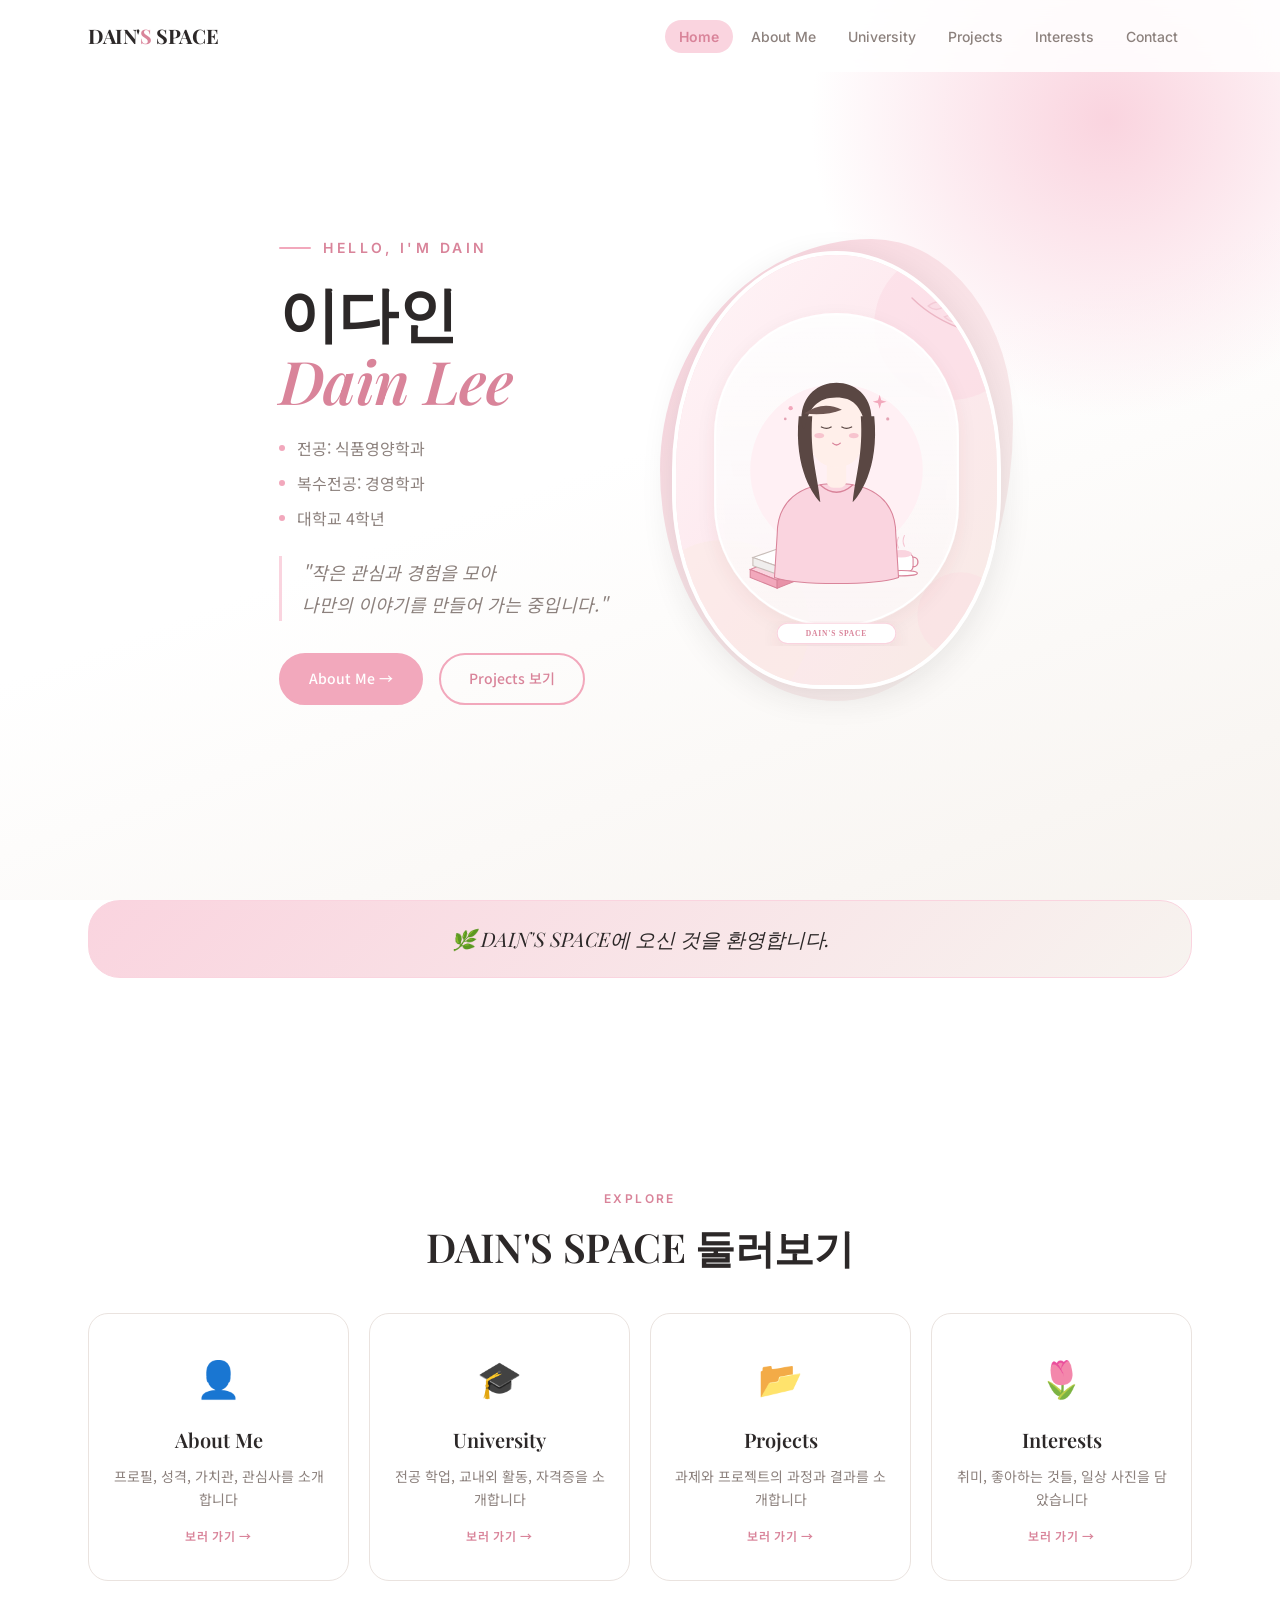
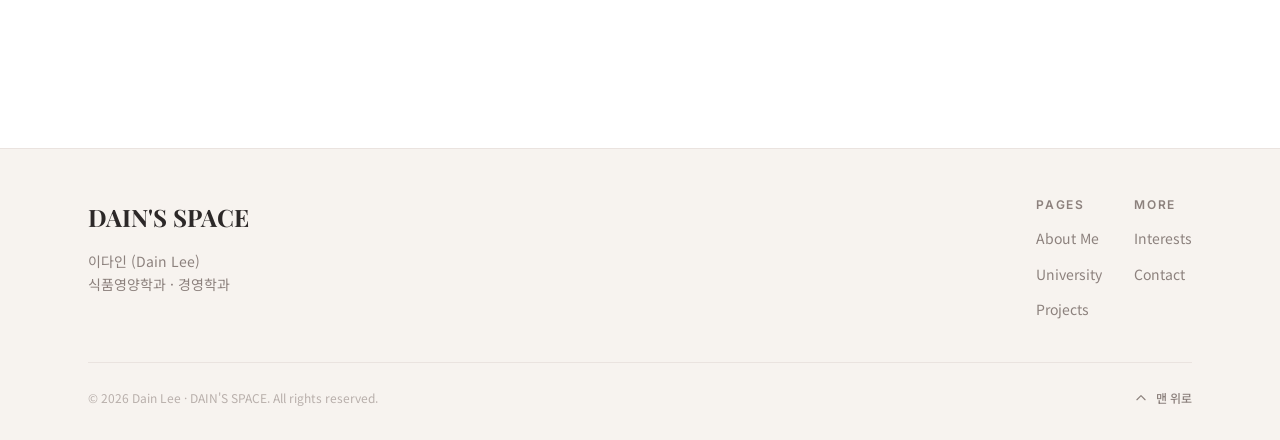
<file: dain-space/index.html>
<!DOCTYPE html>
<html lang="ko">

<head>
  <meta charset="UTF-8">
  <meta name="viewport" content="width=device-width, initial-scale=1.0">
  <title>DAIN'S SPACE — 이다인의 포트폴리오</title>
  <meta name="description" content="식품영양학과와 경영학과를 공부하는 대학생 이다인의 개인 포트폴리오 웹사이트입니다. 학업, 프로젝트, 일상과 관심사를 소개합니다.">
  <meta name="keywords" content="이다인, Dain Lee, 포트폴리오, 식품영양학과, 경영학과, DAIN'S SPACE">
  <meta property="og:title" content="DAIN'S SPACE — 이다인의 포트폴리오">
  <meta property="og:description" content="식품영양학과와 경영학과를 공부하는 대학생 이다인의 포트폴리오">
  <meta property="og:type" content="website">
  <link rel="stylesheet" href="css/style.css">
  <link rel="stylesheet" href="css/components.css">
  <link rel="stylesheet" href="css/responsive.css">
</head>

<body>

  <!-- ── Navigation ── -->
  <header>
    <nav class="nav" role="navigation" aria-label="주 메뉴">
      <div class="nav-inner">
        <a href="index.html" class="nav-logo" aria-label="DAIN'S SPACE 홈으로 이동">DAIN'<span>S</span> SPACE</a>
        <ul class="nav-links" role="list">
          <li><a href="index.html" class="nav-link" aria-current="page">Home</a></li>
          <li><a href="about.html" class="nav-link">About Me</a></li>
          <li><a href="university.html" class="nav-link">University</a></li>
          <li><a href="projects.html" class="nav-link">Projects</a></li>
          <li><a href="interests.html" class="nav-link">Interests</a></li>
          <li><a href="contact.html" class="nav-link">Contact</a></li>
        </ul>
        <button class="nav-toggle" id="nav-toggle" aria-label="메뉴 열기" aria-expanded="false" aria-controls="nav-mobile">
          <span></span><span></span><span></span>
        </button>
      </div>
    </nav>
    <!-- Mobile Menu -->
    <nav id="nav-mobile" class="nav-mobile" aria-label="모바일 메뉴" aria-hidden="true">
      <a href="index.html" class="nav-link">Home</a>
      <a href="about.html" class="nav-link">About Me</a>
      <a href="university.html" class="nav-link">University</a>
      <a href="projects.html" class="nav-link">Projects</a>
      <a href="interests.html" class="nav-link">Interests</a>
      <a href="contact.html" class="nav-link">Contact</a>
    </nav>
  </header>

  <main>

    <!-- ── Hero ── -->
    <section class="hero" aria-labelledby="hero-heading">
      <div class="container">
        <div class="hero-inner">

          <!-- 텍스트 -->
          <div class="hero-content">
            <p class="hero-greeting fade-in">Hello, I'm Dain</p>
            <h1 class="hero-name fade-in fade-in-delay-1" id="hero-heading">
              이다인<br><em>Dain Lee</em>
            </h1>
            <div class="hero-meta fade-in fade-in-delay-2" aria-label="기본 정보">
              <div class="hero-meta-item">
                <span class="meta-dot" aria-hidden="true"></span>
                <span>전공: 식품영양학과</span>
              </div>
              <div class="hero-meta-item">
                <span class="meta-dot" aria-hidden="true"></span>
                <span>복수전공: 경영학과</span>
              </div>
              <div class="hero-meta-item">
                <span class="meta-dot" aria-hidden="true"></span>
                <span>대학교 4학년</span>
              </div>
            </div>
            <p class="hero-quote fade-in fade-in-delay-3">
              "작은 관심과 경험을 모아<br>나만의 이야기를 만들어 가는 중입니다."
            </p>
            <div class="hero-actions fade-in fade-in-delay-4">
              <a href="about.html" class="btn btn-primary">About Me →</a>
              <a href="projects.html" class="btn btn-outline">Projects 보기</a>
            </div>
          </div>

          <!-- 일러스트 -->
          <div class="hero-visual fade-in fade-in-delay-2">
            <div class="hero-illustration-frame">
              <div class="hero-illustration-bg"></div>
              <img src="assets/images/profile/profile-illustration.svg" alt="이다인 프로필 일러스트" class="hero-illustration-img"
                width="420" height="560">
            </div>
          </div>

        </div>
      </div>
    </section>

    <!-- ── Welcome Banner ── -->
    <div class="container">
      <div class="welcome-banner fade-in">
        <p>🌿 DAIN'S SPACE에 오신 것을 환영합니다.</p>
      </div>
    </div>

    <!-- ── Summary Cards ── -->
    <section class="section" aria-labelledby="summary-heading">
      <div class="container">
        <div style="text-align:center;margin-bottom:var(--space-10);" class="fade-in">
          <span class="section-label">Explore</span>
          <h2 class="section-title" id="summary-heading">DAIN'S SPACE 둘러보기</h2>
        </div>

        <div class="summary-cards">

          <a href="about.html" class="summary-card fade-in fade-in-delay-1" id="card-about">
            <span class="summary-card-icon" aria-hidden="true">👤</span>
            <div class="summary-card-title">About Me</div>
            <p class="summary-card-desc">프로필, 성격, 가치관, 관심사를 소개합니다</p>
            <div class="summary-card-arrow" aria-hidden="true">보러 가기 →</div>
          </a>

          <a href="university.html" class="summary-card fade-in fade-in-delay-2" id="card-university">
            <span class="summary-card-icon" aria-hidden="true">🎓</span>
            <div class="summary-card-title">University</div>
            <p class="summary-card-desc">전공 학업, 교내외 활동, 자격증을 소개합니다</p>
            <div class="summary-card-arrow" aria-hidden="true">보러 가기 →</div>
          </a>

          <a href="projects.html" class="summary-card fade-in fade-in-delay-3" id="card-projects">
            <span class="summary-card-icon" aria-hidden="true">📂</span>
            <div class="summary-card-title">Projects</div>
            <p class="summary-card-desc">과제와 프로젝트의 과정과 결과를 소개합니다</p>
            <div class="summary-card-arrow" aria-hidden="true">보러 가기 →</div>
          </a>

          <a href="interests.html" class="summary-card fade-in fade-in-delay-4" id="card-interests">
            <span class="summary-card-icon" aria-hidden="true">🌷</span>
            <div class="summary-card-title">Interests</div>
            <p class="summary-card-desc">취미, 좋아하는 것들, 일상 사진을 담았습니다</p>
            <div class="summary-card-arrow" aria-hidden="true">보러 가기 →</div>
          </a>

        </div>
      </div>
    </section>

  </main>

  <!-- ── Footer ── -->
  <footer class="footer">
    <div class="container">
      <div class="footer-inner">
        <div class="footer-brand">
          <div class="footer-logo">DAIN'S SPACE</div>
          <p>이다인 (Dain Lee)<br>식품영양학과 · 경영학과</p>
        </div>
        <nav class="footer-nav" aria-label="푸터 메뉴">
          <div class="footer-nav-group">
            <h4>Pages</h4>
            <ul>
              <li><a href="about.html">About Me</a></li>
              <li><a href="university.html">University</a></li>
              <li><a href="projects.html">Projects</a></li>
            </ul>
          </div>
          <div class="footer-nav-group">
            <h4>More</h4>
            <ul>
              <li><a href="interests.html">Interests</a></li>
              <li><a href="contact.html">Contact</a></li>
            </ul>
          </div>
        </nav>
      </div>
      <div class="footer-bottom">
        <p class="footer-copy">© 2026 Dain Lee · DAIN'S SPACE. All rights reserved.</p>
        <button class="footer-back-top" aria-label="페이지 상단으로 이동">
          <svg xmlns="http://www.w3.org/2000/svg" fill="none" viewBox="0 0 24 24" stroke="currentColor" stroke-width="2"
            aria-hidden="true">
            <path stroke-linecap="round" stroke-linejoin="round" d="M5 15l7-7 7 7" />
          </svg>
          맨 위로
        </button>
      </div>
    </div>
  </footer>

  <script src="js/main.js"></script>
</body>

</html>
</file>
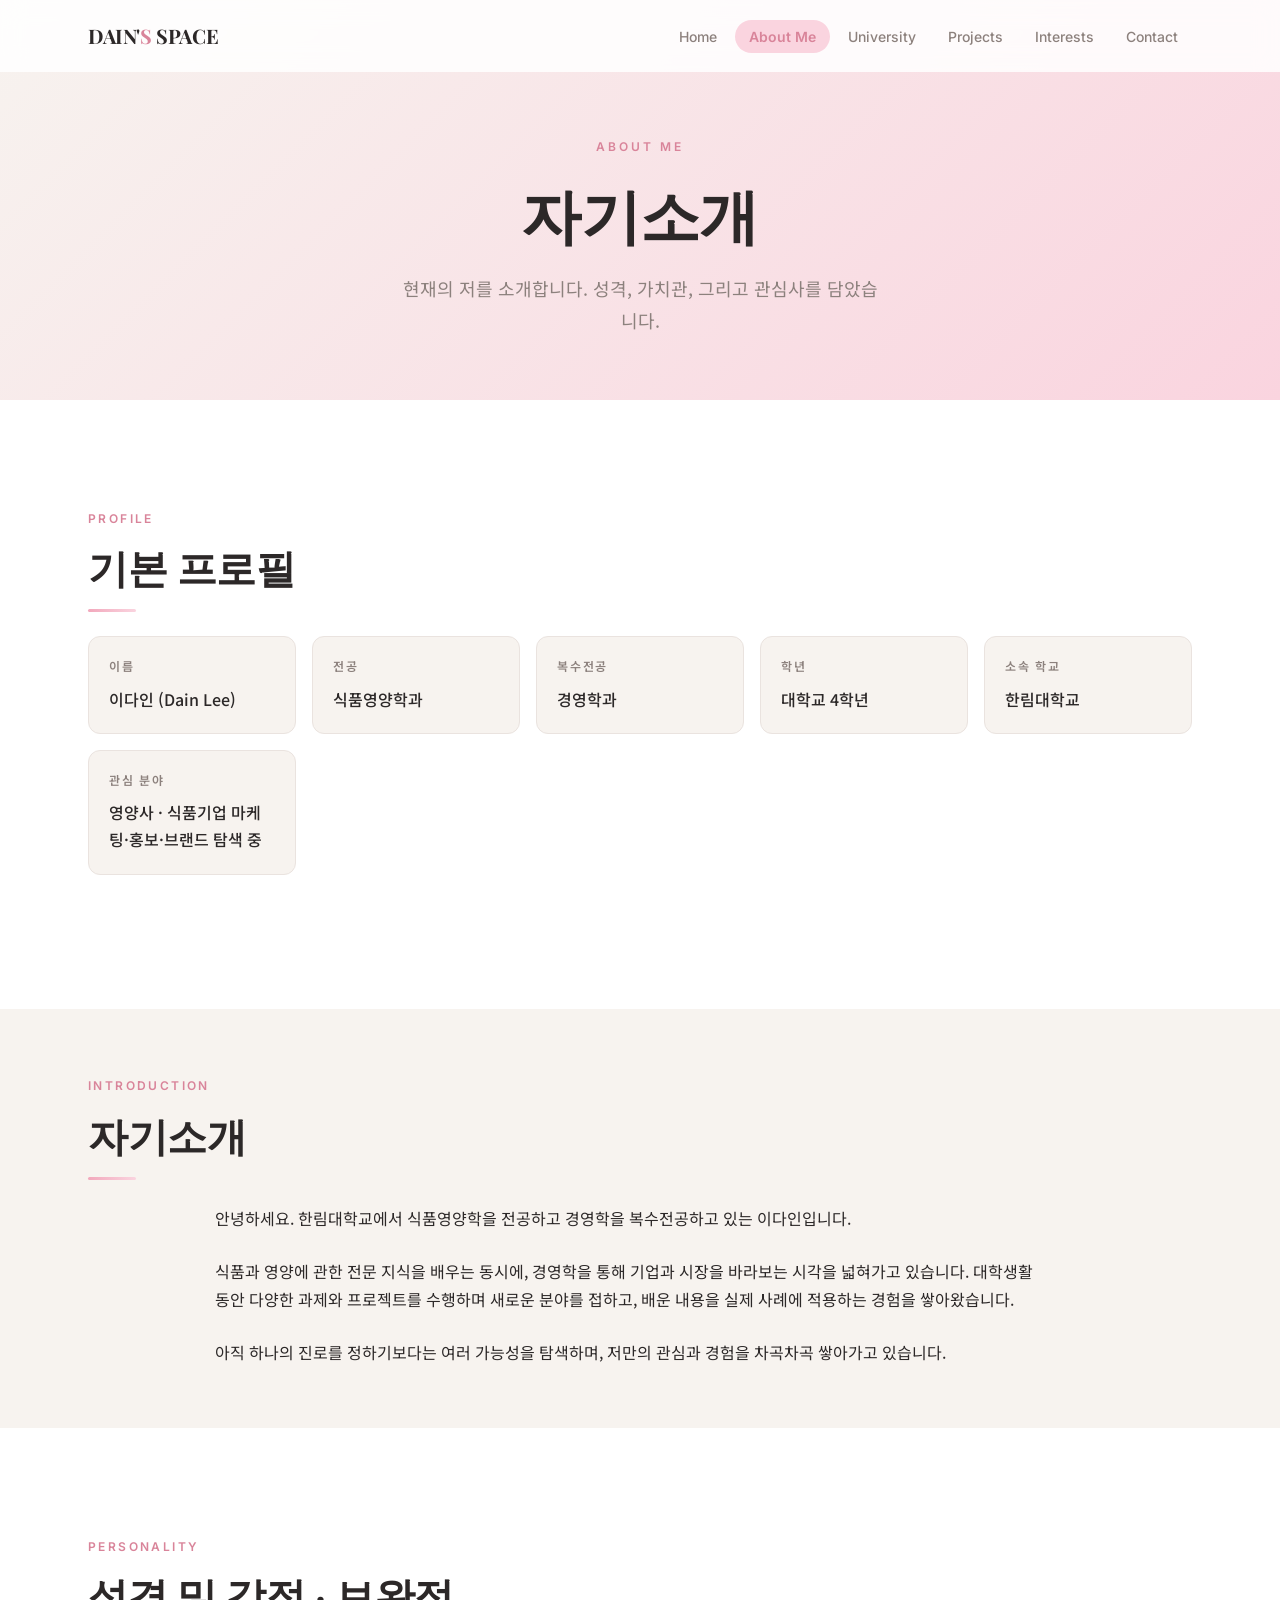
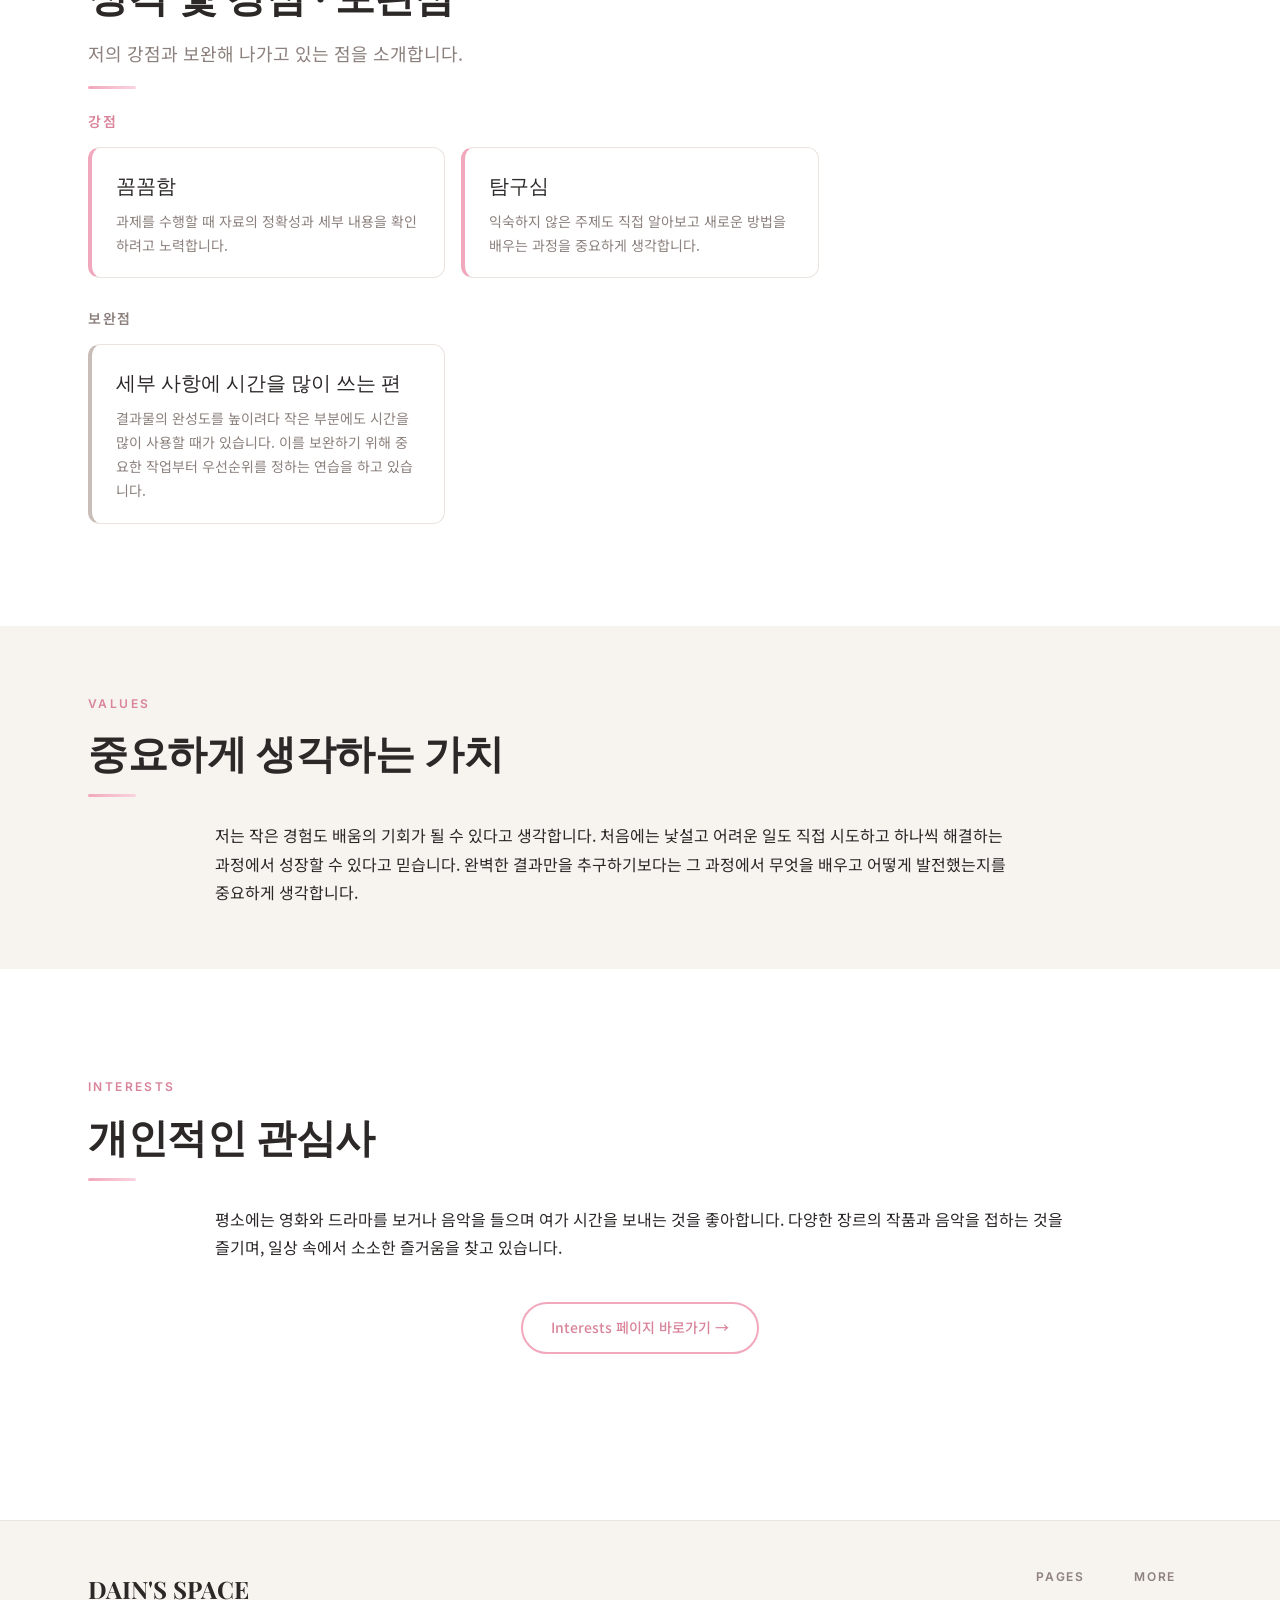
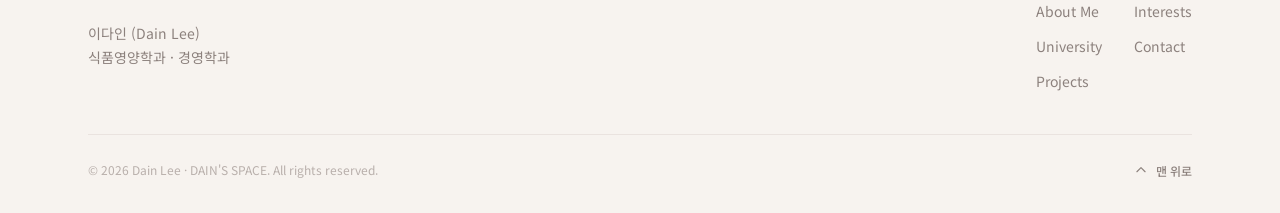
<file: dain-space/about.html>
<!DOCTYPE html>
<html lang="ko">

<head>
  <meta charset="UTF-8">
  <meta name="viewport" content="width=device-width, initial-scale=1.0">
  <title>About Me — DAIN'S SPACE</title>
  <meta name="description" content="이다인의 자기소개, 성격과 강점, 가치관, 관심사를 소개합니다.">
  <meta property="og:title" content="About Me — DAIN'S SPACE">
  <meta property="og:description" content="이다인의 프로필과 자기소개 페이지입니다.">
  <meta property="og:type" content="website">
  <link rel="stylesheet" href="css/style.css">
  <link rel="stylesheet" href="css/components.css">
  <link rel="stylesheet" href="css/responsive.css">
</head>

<body>

  <!-- ── Navigation ── -->
  <header>
    <nav class="nav" role="navigation" aria-label="주 메뉴">
      <div class="nav-inner">
        <a href="index.html" class="nav-logo" aria-label="DAIN'S SPACE 홈으로 이동">DAIN'<span>S</span> SPACE</a>

        <ul class="nav-links" role="list">
          <li><a href="index.html" class="nav-link">Home</a></li>
          <li><a href="about.html" class="nav-link active" aria-current="page">About Me</a></li>
          <li><a href="university.html" class="nav-link">University</a></li>
          <li><a href="projects.html" class="nav-link">Projects</a></li>
          <li><a href="interests.html" class="nav-link">Interests</a></li>
          <li><a href="contact.html" class="nav-link">Contact</a></li>
        </ul>

        <button class="nav-toggle" id="nav-toggle" aria-label="메뉴 열기" aria-expanded="false" aria-controls="nav-mobile">
          <span></span>
          <span></span>
          <span></span>
        </button>
      </div>
    </nav>

    <nav id="nav-mobile" class="nav-mobile" aria-label="모바일 메뉴" aria-hidden="true">
      <a href="index.html" class="nav-link">Home</a>
      <a href="about.html" class="nav-link active">About Me</a>
      <a href="university.html" class="nav-link">University</a>
      <a href="projects.html" class="nav-link">Projects</a>
      <a href="interests.html" class="nav-link">Interests</a>
      <a href="contact.html" class="nav-link">Contact</a>
    </nav>
  </header>

  <main>

    <!-- ── Page Hero ── -->
    <section class="page-hero" aria-labelledby="about-heading">
      <div class="container">
        <p class="page-hero-label fade-in">About Me</p>
        <h1 class="page-hero-title fade-in fade-in-delay-1" id="about-heading">자기소개</h1>
        <p class="page-hero-desc fade-in fade-in-delay-2">
          현재의 저를 소개합니다. 성격, 가치관, 그리고 관심사를 담았습니다.
        </p>
      </div>
    </section>

    <!-- ── 기본 프로필 ── -->
    <section class="section" aria-labelledby="profile-heading">
      <div class="container">
        <div class="fade-in">
          <span class="section-label">Profile</span>
          <h2 class="section-title" id="profile-heading">기본 프로필</h2>
          <div class="divider" aria-hidden="true"></div>
        </div>

        <div class="profile-info-grid fade-in fade-in-delay-1">
          <div class="profile-info-item">
            <div class="info-label">이름</div>
            <div class="info-value">이다인 (Dain Lee)</div>
          </div>

          <div class="profile-info-item">
            <div class="info-label">전공</div>
            <div class="info-value">식품영양학과</div>
          </div>

          <div class="profile-info-item">
            <div class="info-label">복수전공</div>
            <div class="info-value">경영학과</div>
          </div>

          <div class="profile-info-item">
            <div class="info-label">학년</div>
            <div class="info-value">대학교 4학년</div>
          </div>

          <div class="profile-info-item">
            <div class="info-label">소속 학교</div>
            <div class="info-value" id="profile-school">한림대학교</div>
          </div>

          <div class="profile-info-item">
            <div class="info-label">관심 분야</div>
            <div class="info-value">
              영양사 · 식품기업 마케팅·홍보·브랜드 탐색 중
            </div>
          </div>
        </div>
      </div>
    </section>

    <!-- ── 자기소개 ── -->
    <section class="section-sm" style="background:var(--color-secondary);" aria-labelledby="intro-heading">

      <div class="container">
        <div class="fade-in">
          <span class="section-label">Introduction</span>
          <h2 class="section-title" id="intro-heading">자기소개</h2>
          <div class="divider" aria-hidden="true"></div>
        </div>

        <div class="fade-in fade-in-delay-1">
          <div class="intro-content" id="profile-intro-text">
            <p>
              안녕하세요. 한림대학교에서 식품영양학을 전공하고
              경영학을 복수전공하고 있는 이다인입니다.
            </p>

            <p>
              식품과 영양에 관한 전문 지식을 배우는 동시에,
              경영학을 통해 기업과 시장을 바라보는 시각을 넓혀가고 있습니다.
              대학생활 동안 다양한 과제와 프로젝트를 수행하며 새로운 분야를 접하고,
              배운 내용을 실제 사례에 적용하는 경험을 쌓아왔습니다.
            </p>

            <p>
              아직 하나의 진로를 정하기보다는 여러 가능성을 탐색하며,
              저만의 관심과 경험을 차곡차곡 쌓아가고 있습니다.
            </p>
          </div>
        </div>
      </div>
    </section>

    <!-- ── 성격 및 강점·보완점 ── -->
    <section class="section" aria-labelledby="traits-heading">
      <div class="container">
        <div class="fade-in">
          <span class="section-label">Personality</span>
          <h2 class="section-title" id="traits-heading">성격 및 강점 · 보완점</h2>
          <p class="section-desc">저의 강점과 보완해 나가고 있는 점을 소개합니다.</p>
          <div class="divider" aria-hidden="true"></div>
        </div>

        <!-- 강점 -->
        <div style="margin-bottom:var(--space-8);">
          <h3 class="fade-in"
            style="font-family:var(--font-sans);font-size:var(--text-sm);font-weight:600;letter-spacing:0.12em;text-transform:uppercase;color:var(--color-primary-deep);margin-bottom:var(--space-4);">
            강점
          </h3>

          <div class="trait-grid">
            <div class="trait-card fade-in fade-in-delay-1">
              <div class="trait-keyword">꼼꼼함</div>
              <p class="trait-desc">
                과제를 수행할 때 자료의 정확성과 세부 내용을
                확인하려고 노력합니다.
              </p>
            </div>

            <div class="trait-card fade-in fade-in-delay-2">
              <div class="trait-keyword">탐구심</div>
              <p class="trait-desc">
                익숙하지 않은 주제도 직접 알아보고
                새로운 방법을 배우는 과정을 중요하게 생각합니다.
              </p>
            </div>
          </div>
        </div>

        <!-- 보완점 -->
        <div>
          <h3 class="fade-in"
            style="font-family:var(--font-sans);font-size:var(--text-sm);font-weight:600;letter-spacing:0.12em;text-transform:uppercase;color:var(--color-text-muted);margin-bottom:var(--space-4);">
            보완점
          </h3>

          <div class="trait-grid">
            <div class="trait-card fade-in fade-in-delay-1" style="border-left-color:var(--color-gray);">

              <div class="trait-keyword">
                세부 사항에 시간을 많이 쓰는 편
              </div>

              <p class="trait-desc">
                결과물의 완성도를 높이려다 작은 부분에도
                시간을 많이 사용할 때가 있습니다.
                이를 보완하기 위해 중요한 작업부터
                우선순위를 정하는 연습을 하고 있습니다.
              </p>
            </div>
          </div>
        </div>
      </div>
    </section>

    <!-- ── 중요하게 생각하는 가치 ── -->
    <section class="section-sm" style="background:var(--color-secondary);" aria-labelledby="values-heading">

      <div class="container">
        <div class="fade-in">
          <span class="section-label">Values</span>
          <h2 class="section-title" id="values-heading">중요하게 생각하는 가치</h2>
          <div class="divider" aria-hidden="true"></div>
        </div>

        <div class="fade-in fade-in-delay-1">
          <div class="intro-content">
            <p>
              저는 작은 경험도 배움의 기회가 될 수 있다고 생각합니다.
              처음에는 낯설고 어려운 일도 직접 시도하고
              하나씩 해결하는 과정에서 성장할 수 있다고 믿습니다.
              완벽한 결과만을 추구하기보다는
              그 과정에서 무엇을 배우고 어떻게 발전했는지를
              중요하게 생각합니다.
            </p>
          </div>
        </div>
      </div>
    </section>

    <!-- ── 개인적인 관심사 ── -->
    <section class="section" aria-labelledby="interests-heading">
      <div class="container">
        <div class="fade-in">
          <span class="section-label">Interests</span>
          <h2 class="section-title" id="interests-heading">개인적인 관심사</h2>
          <div class="divider" aria-hidden="true"></div>
        </div>

        <div class="fade-in fade-in-delay-1">
          <div class="intro-content">
            <p>
              평소에는 영화와 드라마를 보거나 음악을 들으며
              여가 시간을 보내는 것을 좋아합니다.
              다양한 장르의 작품과 음악을 접하는 것을 즐기며,
              일상 속에서 소소한 즐거움을 찾고 있습니다.
            </p>
          </div>
        </div>

        <div class="fade-in" style="text-align:center;margin-top:var(--space-10);">
          <a href="interests.html" class="btn btn-outline">
            Interests 페이지 바로가기 →
          </a>
        </div>
      </div>
    </section>

  </main>

  <!-- ── Footer ── -->
  <footer class="footer">
    <div class="container">
      <div class="footer-inner">
        <div class="footer-brand">
          <div class="footer-logo">DAIN'S SPACE</div>
          <p>
            이다인 (Dain Lee)<br>
            식품영양학과 · 경영학과
          </p>
        </div>

        <nav class="footer-nav" aria-label="푸터 메뉴">
          <div class="footer-nav-group">
            <h4>Pages</h4>
            <ul>
              <li><a href="about.html">About Me</a></li>
              <li><a href="university.html">University</a></li>
              <li><a href="projects.html">Projects</a></li>
            </ul>
          </div>

          <div class="footer-nav-group">
            <h4>More</h4>
            <ul>
              <li><a href="interests.html">Interests</a></li>
              <li><a href="contact.html">Contact</a></li>
            </ul>
          </div>
        </nav>
      </div>

      <div class="footer-bottom">
        <p class="footer-copy">
          © 2026 Dain Lee · DAIN'S SPACE. All rights reserved.
        </p>

        <button class="footer-back-top" aria-label="페이지 상단으로 이동">
          <svg xmlns="http://www.w3.org/2000/svg" fill="none" viewBox="0 0 24 24" stroke="currentColor" stroke-width="2"
            aria-hidden="true">
            <path stroke-linecap="round" stroke-linejoin="round" d="M5 15l7-7 7 7" />
          </svg>
          맨 위로
        </button>
      </div>
    </div>
  </footer>

  <script src="js/main.js"></script>
</body>

</html>
</file>
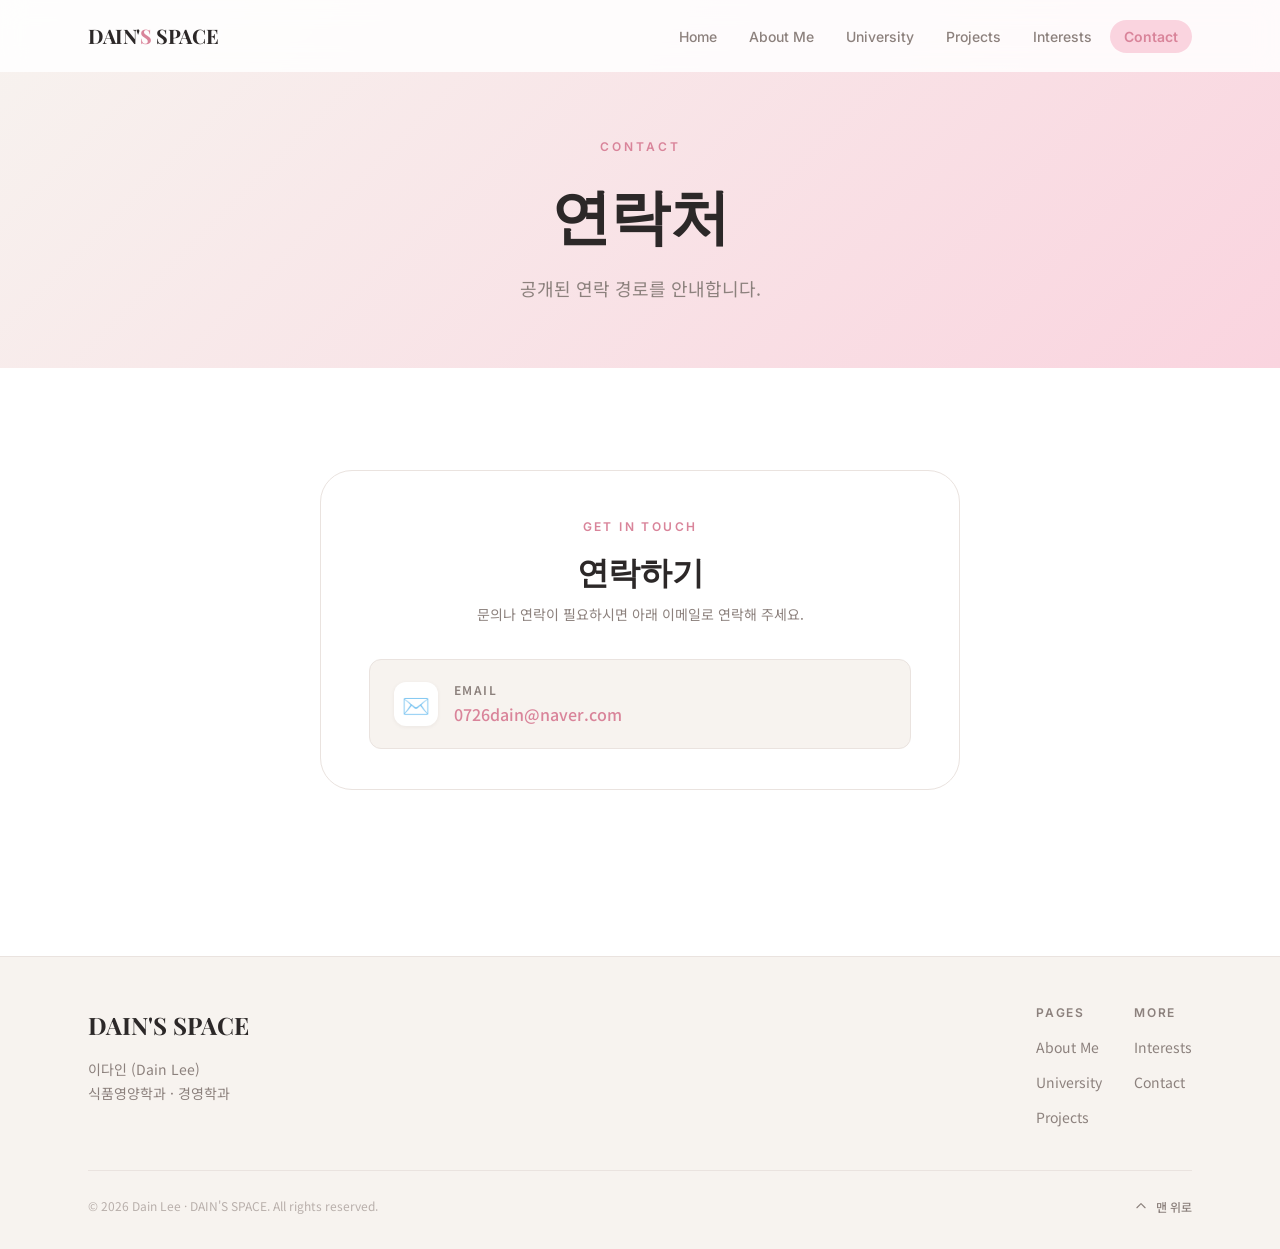
<file: dain-space/contact.html>
<!DOCTYPE html>
<html lang="ko">

<head>
  <meta charset="UTF-8">
  <meta name="viewport" content="width=device-width, initial-scale=1.0">
  <title>Contact — DAIN'S SPACE</title>
  <meta name="description" content="이다인의 연락처 페이지입니다. 이메일을 통해 연락할 수 있습니다.">
  <meta property="og:title" content="Contact — DAIN'S SPACE">
  <meta property="og:description" content="이다인의 연락처 안내 페이지입니다.">
  <meta property="og:type" content="website">
  <link rel="stylesheet" href="css/style.css">
  <link rel="stylesheet" href="css/components.css">
  <link rel="stylesheet" href="css/responsive.css">
</head>

<body>

  <!-- ── Navigation ── -->
  <header>
    <nav class="nav" role="navigation" aria-label="주 메뉴">
      <div class="nav-inner">
        <a href="index.html" class="nav-logo" aria-label="DAIN'S SPACE 홈으로 이동">DAIN'<span>S</span> SPACE</a>
        <ul class="nav-links" role="list">
          <li><a href="index.html" class="nav-link">Home</a></li>
          <li><a href="about.html" class="nav-link">About Me</a></li>
          <li><a href="university.html" class="nav-link">University</a></li>
          <li><a href="projects.html" class="nav-link">Projects</a></li>
          <li><a href="interests.html" class="nav-link">Interests</a></li>
          <li><a href="contact.html" class="nav-link active" aria-current="page">Contact</a></li>
        </ul>
        <button class="nav-toggle" id="nav-toggle" aria-label="메뉴 열기" aria-expanded="false" aria-controls="nav-mobile">
          <span></span><span></span><span></span>
        </button>
      </div>
    </nav>
    <nav id="nav-mobile" class="nav-mobile" aria-label="모바일 메뉴" aria-hidden="true">
      <a href="index.html" class="nav-link">Home</a>
      <a href="about.html" class="nav-link">About Me</a>
      <a href="university.html" class="nav-link">University</a>
      <a href="projects.html" class="nav-link">Projects</a>
      <a href="interests.html" class="nav-link">Interests</a>
      <a href="contact.html" class="nav-link active">Contact</a>
    </nav>
  </header>

  <main>

    <!-- ── Page Hero ── -->
    <section class="page-hero" aria-labelledby="contact-heading">
      <div class="container">
        <p class="page-hero-label fade-in">Contact</p>
        <h1 class="page-hero-title fade-in fade-in-delay-1" id="contact-heading">연락처</h1>
        <p class="page-hero-desc fade-in fade-in-delay-2">공개된 연락 경로를 안내합니다.</p>
      </div>
    </section>

    <!-- ── Contact Card ── -->
    <section class="section" aria-labelledby="contact-info-heading">
      <div class="container">

        <div class="contact-card fade-in">
          <span class="section-label" style="display:inline-block;margin-bottom:0.75rem;">Get in Touch</span>

          <h2 class="section-title" id="contact-info-heading" style="font-size:var(--text-2xl);margin-bottom:0.75rem;">
            연락하기
          </h2>

          <p style="font-size:var(--text-sm);color:var(--color-text-muted);line-height:1.7;">
            문의나 연락이 필요하시면 아래 이메일로 연락해 주세요.
          </p>

          <div class="contact-methods" aria-label="연락 방법 목록">

            <!-- 이메일 -->
            <div class="contact-method-item" aria-label="이메일">
              <div class="contact-method-icon" aria-hidden="true">✉️</div>
              <div class="contact-method-info">
                <div class="method-label">Email</div>
                <div class="method-value" id="contact-email-val">
                  <a href="mailto:0726dain@naver.com">0726dain@naver.com</a>
                </div>
              </div>
            </div>

          </div>
        </div>

      </div>
    </section>

  </main>

  <!-- ── Footer ── -->
  <footer class="footer">
    <div class="container">
      <div class="footer-inner">
        <div class="footer-brand">
          <div class="footer-logo">DAIN'S SPACE</div>
          <p>이다인 (Dain Lee)<br>식품영양학과 · 경영학과</p>
        </div>
        <nav class="footer-nav" aria-label="푸터 메뉴">
          <div class="footer-nav-group">
            <h4>Pages</h4>
            <ul>
              <li><a href="about.html">About Me</a></li>
              <li><a href="university.html">University</a></li>
              <li><a href="projects.html">Projects</a></li>
            </ul>
          </div>
          <div class="footer-nav-group">
            <h4>More</h4>
            <ul>
              <li><a href="interests.html">Interests</a></li>
              <li><a href="contact.html">Contact</a></li>
            </ul>
          </div>
        </nav>
      </div>
      <div class="footer-bottom">
        <p class="footer-copy">© 2026 Dain Lee · DAIN'S SPACE. All rights reserved.</p>
        <button class="footer-back-top" aria-label="페이지 상단으로 이동">
          <svg xmlns="http://www.w3.org/2000/svg" fill="none" viewBox="0 0 24 24" stroke="currentColor" stroke-width="2"
            aria-hidden="true">
            <path stroke-linecap="round" stroke-linejoin="round" d="M5 15l7-7 7 7" />
          </svg>
          맨 위로
        </button>
      </div>
    </div>
  </footer>

  <script src="js/main.js"></script>
</body>

</html>
</file>
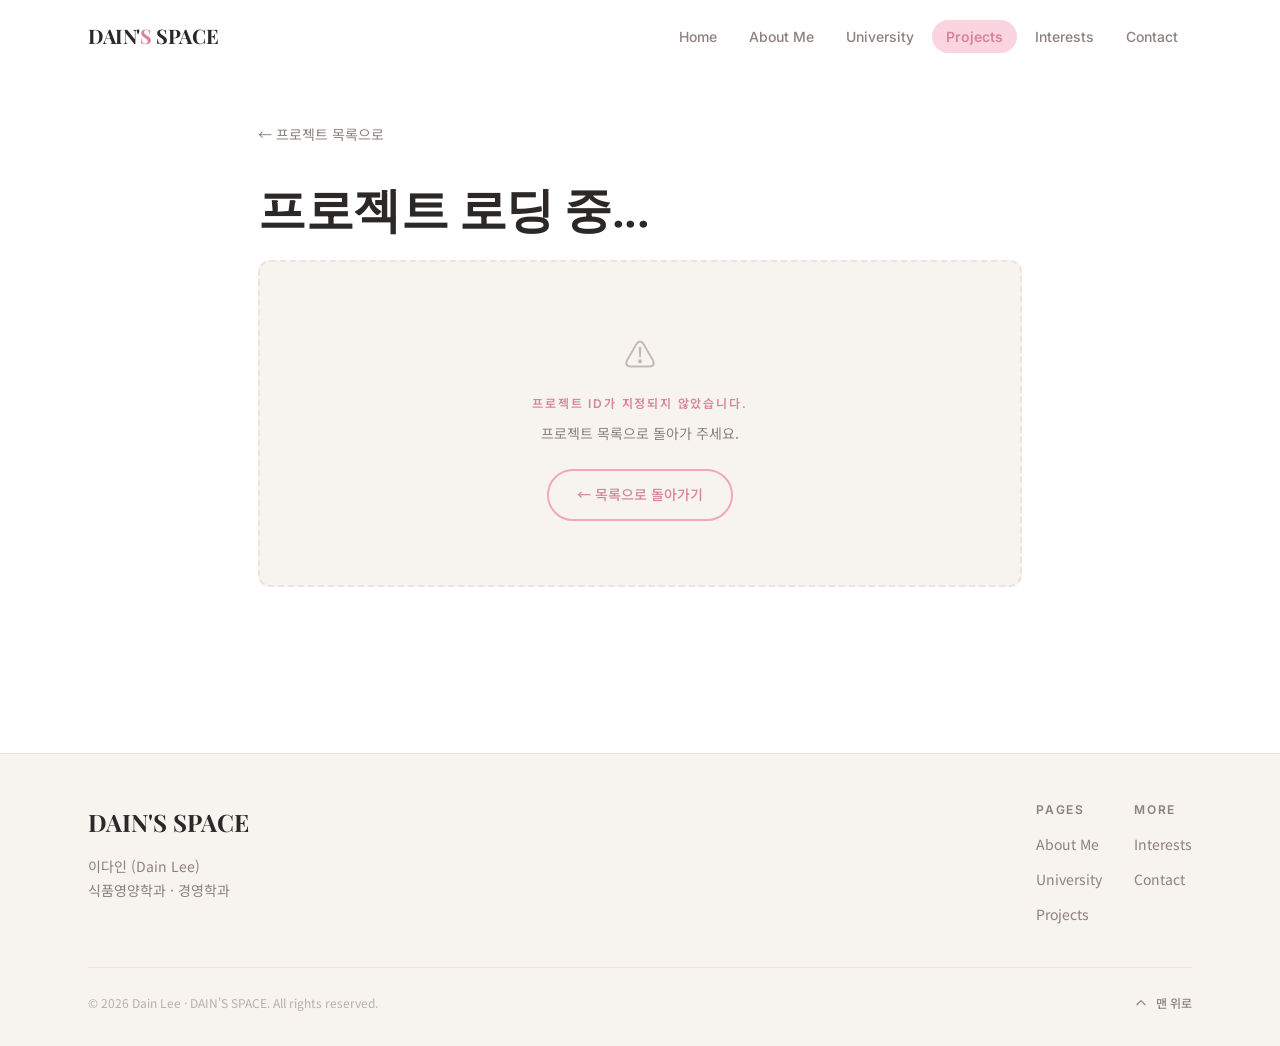
<file: dain-space/project-detail.html>
<!DOCTYPE html>
<html lang="ko">

<head>
  <meta charset="UTF-8">
  <meta name="viewport" content="width=device-width, initial-scale=1.0">
  <title>프로젝트 상세 — DAIN'S SPACE</title>
  <meta name="description" content="이다인의 프로젝트 상세 소개 페이지입니다.">
  <meta property="og:title" content="프로젝트 상세 — DAIN'S SPACE">
  <meta property="og:type" content="website">
  <link rel="stylesheet" href="css/style.css">
  <link rel="stylesheet" href="css/components.css">
  <link rel="stylesheet" href="css/responsive.css">
</head>

<body>

  <!-- ── Navigation ── -->
  <header>
    <nav class="nav" role="navigation" aria-label="주 메뉴">
      <div class="nav-inner">
        <a href="index.html" class="nav-logo" aria-label="DAIN'S SPACE 홈으로 이동">DAIN'<span>S</span> SPACE</a>
        <ul class="nav-links" role="list">
          <li><a href="index.html" class="nav-link">Home</a></li>
          <li><a href="about.html" class="nav-link">About Me</a></li>
          <li><a href="university.html" class="nav-link">University</a></li>
          <li><a href="projects.html" class="nav-link active">Projects</a></li>
          <li><a href="interests.html" class="nav-link">Interests</a></li>
          <li><a href="contact.html" class="nav-link">Contact</a></li>
        </ul>
        <button class="nav-toggle" id="nav-toggle" aria-label="메뉴 열기" aria-expanded="false" aria-controls="nav-mobile">
          <span></span><span></span><span></span>
        </button>
      </div>
    </nav>
    <nav id="nav-mobile" class="nav-mobile" aria-label="모바일 메뉴" aria-hidden="true">
      <a href="index.html" class="nav-link">Home</a>
      <a href="about.html" class="nav-link">About Me</a>
      <a href="university.html" class="nav-link">University</a>
      <a href="projects.html" class="nav-link active">Projects</a>
      <a href="interests.html" class="nav-link">Interests</a>
      <a href="contact.html" class="nav-link">Contact</a>
    </nav>
  </header>

  <main>
    <div class="section" style="padding-top:calc(var(--nav-height) + var(--space-12));">
      <div class="container" style="max-width:860px;">

        <!-- 뒤로 가기 -->
        <a href="projects.html" class="back-link fade-in" aria-label="프로젝트 목록으로 돌아가기">
          ← 프로젝트 목록으로
        </a>

        <!-- 제목 -->
        <h1 id="project-detail-title" class="fade-in"
          style="font-family:var(--font-serif);font-size:clamp(var(--text-2xl),5vw,var(--text-4xl));margin-bottom:var(--space-6);line-height:1.2;">
          프로젝트 로딩 중...
        </h1>

        <!-- 상세 콘텐츠 (project-detail.js가 렌더링) -->
        <div id="project-detail-content" aria-live="polite">
          <div class="placeholder-block" style="margin-top:var(--space-6);">
            <div class="placeholder-icon">⏳</div>
            <p class="placeholder-label">데이터 로드 중</p>
            <p class="placeholder-text">잠시 기다려 주세요...</p>
          </div>
        </div>

      </div>
    </div>
  </main>

  <!-- ── Footer ── -->
  <footer class="footer">
    <div class="container">
      <div class="footer-inner">
        <div class="footer-brand">
          <div class="footer-logo">DAIN'S SPACE</div>
          <p>이다인 (Dain Lee)<br>식품영양학과 · 경영학과</p>
        </div>
        <nav class="footer-nav" aria-label="푸터 메뉴">
          <div class="footer-nav-group">
            <h4>Pages</h4>
            <ul>
              <li><a href="about.html">About Me</a></li>
              <li><a href="university.html">University</a></li>
              <li><a href="projects.html">Projects</a></li>
            </ul>
          </div>
          <div class="footer-nav-group">
            <h4>More</h4>
            <ul>
              <li><a href="interests.html">Interests</a></li>
              <li><a href="contact.html">Contact</a></li>
            </ul>
          </div>
        </nav>
      </div>
      <div class="footer-bottom">
        <p class="footer-copy">© 2026 Dain Lee · DAIN'S SPACE. All rights reserved.</p>
        <button class="footer-back-top" aria-label="페이지 상단으로 이동">
          <svg xmlns="http://www.w3.org/2000/svg" fill="none" viewBox="0 0 24 24" stroke="currentColor" stroke-width="2"
            aria-hidden="true">
            <path stroke-linecap="round" stroke-linejoin="round" d="M5 15l7-7 7 7" />
          </svg>
          맨 위로
        </button>
      </div>
    </div>
  </footer>

  <script src="js/main.js"></script>
  <script src="js/project-detail.js"></script>
</body>

</html>
</file>
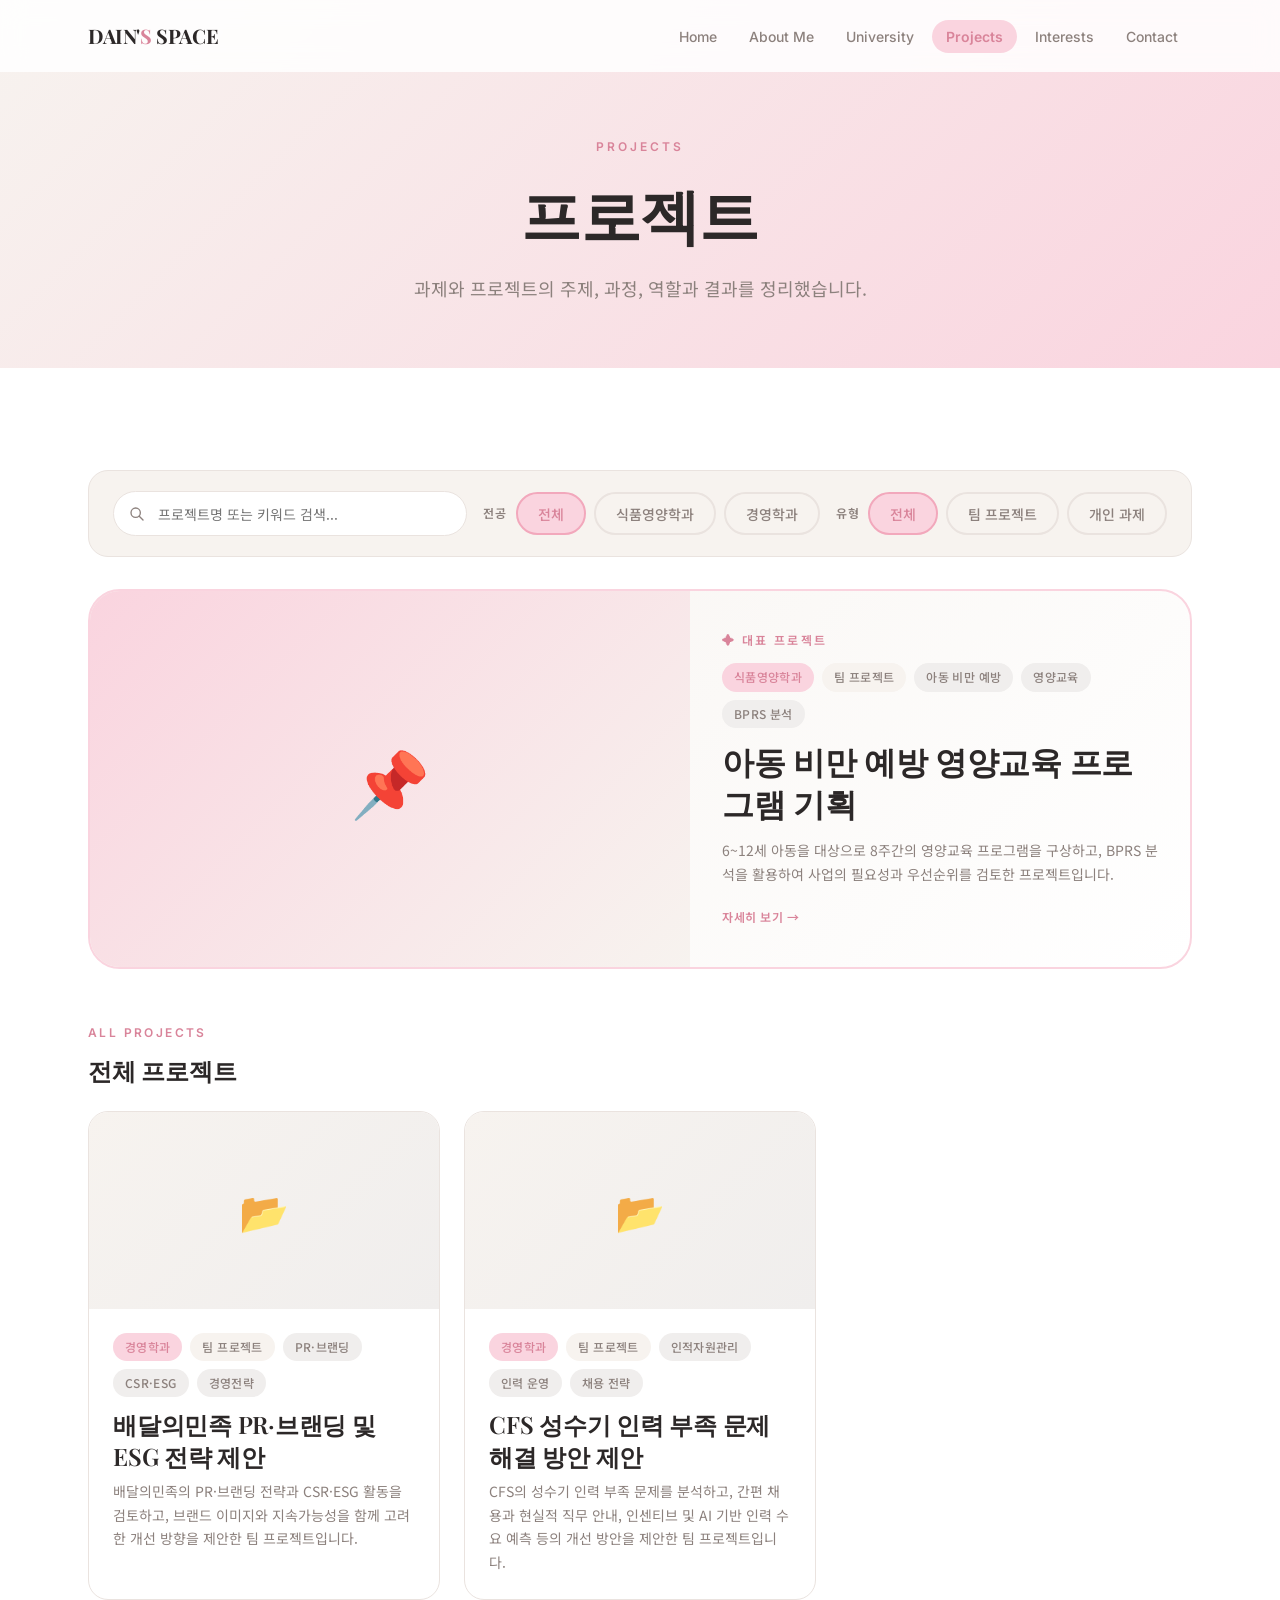
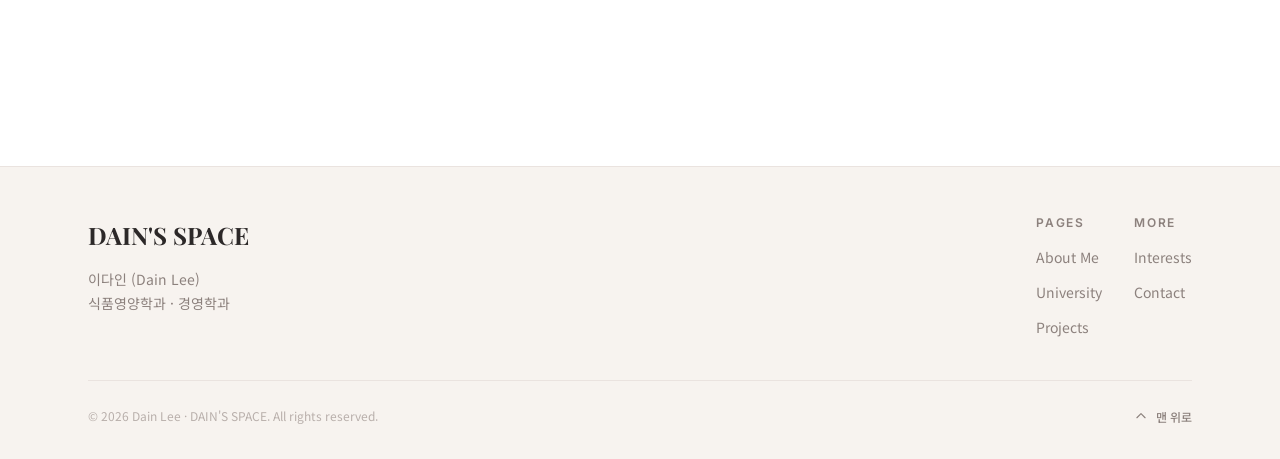
<file: dain-space/projects.html>
<!DOCTYPE html>
<html lang="ko">

<head>
  <meta charset="UTF-8">
  <meta name="viewport" content="width=device-width, initial-scale=1.0">
  <title>Projects — DAIN'S SPACE</title>
  <meta name="description" content="이다인의 과제 및 프로젝트를 소개합니다. 전공별, 유형별로 필터링하거나 검색할 수 있습니다.">
  <meta property="og:title" content="Projects — DAIN'S SPACE">
  <meta property="og:description" content="이다인의 프로젝트 목록 페이지입니다.">
  <meta property="og:type" content="website">
  <link rel="stylesheet" href="css/style.css">
  <link rel="stylesheet" href="css/components.css">
  <link rel="stylesheet" href="css/responsive.css">
</head>

<body>

  <!-- ── Navigation ── -->
  <header>
    <nav class="nav" role="navigation" aria-label="주 메뉴">
      <div class="nav-inner">
        <a href="index.html" class="nav-logo" aria-label="DAIN'S SPACE 홈으로 이동">DAIN'<span>S</span> SPACE</a>
        <ul class="nav-links" role="list">
          <li><a href="index.html" class="nav-link">Home</a></li>
          <li><a href="about.html" class="nav-link">About Me</a></li>
          <li><a href="university.html" class="nav-link">University</a></li>
          <li><a href="projects.html" class="nav-link active" aria-current="page">Projects</a></li>
          <li><a href="interests.html" class="nav-link">Interests</a></li>
          <li><a href="contact.html" class="nav-link">Contact</a></li>
        </ul>
        <button class="nav-toggle" id="nav-toggle" aria-label="메뉴 열기" aria-expanded="false" aria-controls="nav-mobile">
          <span></span><span></span><span></span>
        </button>
      </div>
    </nav>
    <nav id="nav-mobile" class="nav-mobile" aria-label="모바일 메뉴" aria-hidden="true">
      <a href="index.html" class="nav-link">Home</a>
      <a href="about.html" class="nav-link">About Me</a>
      <a href="university.html" class="nav-link">University</a>
      <a href="projects.html" class="nav-link active">Projects</a>
      <a href="interests.html" class="nav-link">Interests</a>
      <a href="contact.html" class="nav-link">Contact</a>
    </nav>
  </header>

  <main>

    <!-- ── Page Hero ── -->
    <section class="page-hero" aria-labelledby="projects-heading">
      <div class="container">
        <p class="page-hero-label fade-in">Projects</p>
        <h1 class="page-hero-title fade-in fade-in-delay-1" id="projects-heading">프로젝트</h1>
        <p class="page-hero-desc fade-in fade-in-delay-2">과제와 프로젝트의 주제, 과정, 역할과 결과를 정리했습니다.</p>
      </div>
    </section>

    <div class="section">
      <div class="container">

        <!-- ── 검색 및 필터 ── -->
        <div class="search-filter-bar fade-in" role="search" aria-label="프로젝트 검색 및 필터">
          <div class="search-input-wrap">
            <svg xmlns="http://www.w3.org/2000/svg" fill="none" viewBox="0 0 24 24" stroke="currentColor"
              stroke-width="2" aria-hidden="true">
              <path stroke-linecap="round" stroke-linejoin="round" d="M21 21l-6-6m2-5a7 7 0 11-14 0 7 7 0 0114 0z" />
            </svg>
            <input type="search" id="project-search" class="search-input" placeholder="프로젝트명 또는 키워드 검색..."
              aria-label="프로젝트 검색">
          </div>

          <!-- 전공 필터 -->
          <div class="filter-group" role="group" aria-label="전공 필터">
            <span class="filter-label">전공</span>
            <button class="btn btn-ghost active" data-filter-major="all" aria-pressed="true">전체</button>
            <button class="btn btn-ghost" data-filter-major="food" aria-pressed="false">식품영양학과</button>
            <button class="btn btn-ghost" data-filter-major="business" aria-pressed="false">경영학과</button>
          </div>

          <!-- 유형 필터 -->
          <div class="filter-group" role="group" aria-label="활동 유형 필터">
            <span class="filter-label">유형</span>
            <button class="btn btn-ghost active" data-filter-type="all" aria-pressed="true">전체</button>
            <button class="btn btn-ghost" data-filter-type="team" aria-pressed="false">팀 프로젝트</button>
            <button class="btn btn-ghost" data-filter-type="individual" aria-pressed="false">개인 과제</button>
          </div>
        </div>

        <!-- ── 대표 프로젝트 ── -->
        <div id="featured-project" class="fade-in" aria-label="대표 프로젝트">
          <!-- projects.js가 이 영역에 대표 프로젝트를 렌더링합니다 -->
        </div>

        <!-- ── 프로젝트 목록 안내 ── -->
        <div style="margin-bottom:var(--space-6);" class="fade-in">
          <span class="section-label">All Projects</span>
          <h2 class="section-title" style="font-size:var(--text-xl);">전체 프로젝트</h2>
        </div>

        <!-- ── 프로젝트 그리드 ── -->
        <div class="grid-3" id="projects-grid" aria-label="프로젝트 목록" aria-live="polite">
          <!-- projects.js가 이 영역에 프로젝트 카드를 렌더링합니다 -->
          <div class="no-results" style="grid-column:1/-1;">
            <p style="font-size:2rem;margin-bottom:0.75rem;">⏳</p>
            <p>프로젝트를 불러오는 중입니다...</p>
          </div>
        </div>

      </div>
    </div>

  </main>

  <!-- ── Footer ── -->
  <footer class="footer">
    <div class="container">
      <div class="footer-inner">
        <div class="footer-brand">
          <div class="footer-logo">DAIN'S SPACE</div>
          <p>이다인 (Dain Lee)<br>식품영양학과 · 경영학과</p>
        </div>
        <nav class="footer-nav" aria-label="푸터 메뉴">
          <div class="footer-nav-group">
            <h4>Pages</h4>
            <ul>
              <li><a href="about.html">About Me</a></li>
              <li><a href="university.html">University</a></li>
              <li><a href="projects.html">Projects</a></li>
            </ul>
          </div>
          <div class="footer-nav-group">
            <h4>More</h4>
            <ul>
              <li><a href="interests.html">Interests</a></li>
              <li><a href="contact.html">Contact</a></li>
            </ul>
          </div>
        </nav>
      </div>
      <div class="footer-bottom">
        <p class="footer-copy">© 2026 Dain Lee · DAIN'S SPACE. All rights reserved.</p>
        <button class="footer-back-top" aria-label="페이지 상단으로 이동">
          <svg xmlns="http://www.w3.org/2000/svg" fill="none" viewBox="0 0 24 24" stroke="currentColor" stroke-width="2"
            aria-hidden="true">
            <path stroke-linecap="round" stroke-linejoin="round" d="M5 15l7-7 7 7" />
          </svg>
          맨 위로
        </button>
      </div>
    </div>
  </footer>

  <script src="js/main.js"></script>
  <script src="js/projects.js"></script>
</body>

</html>
</file>
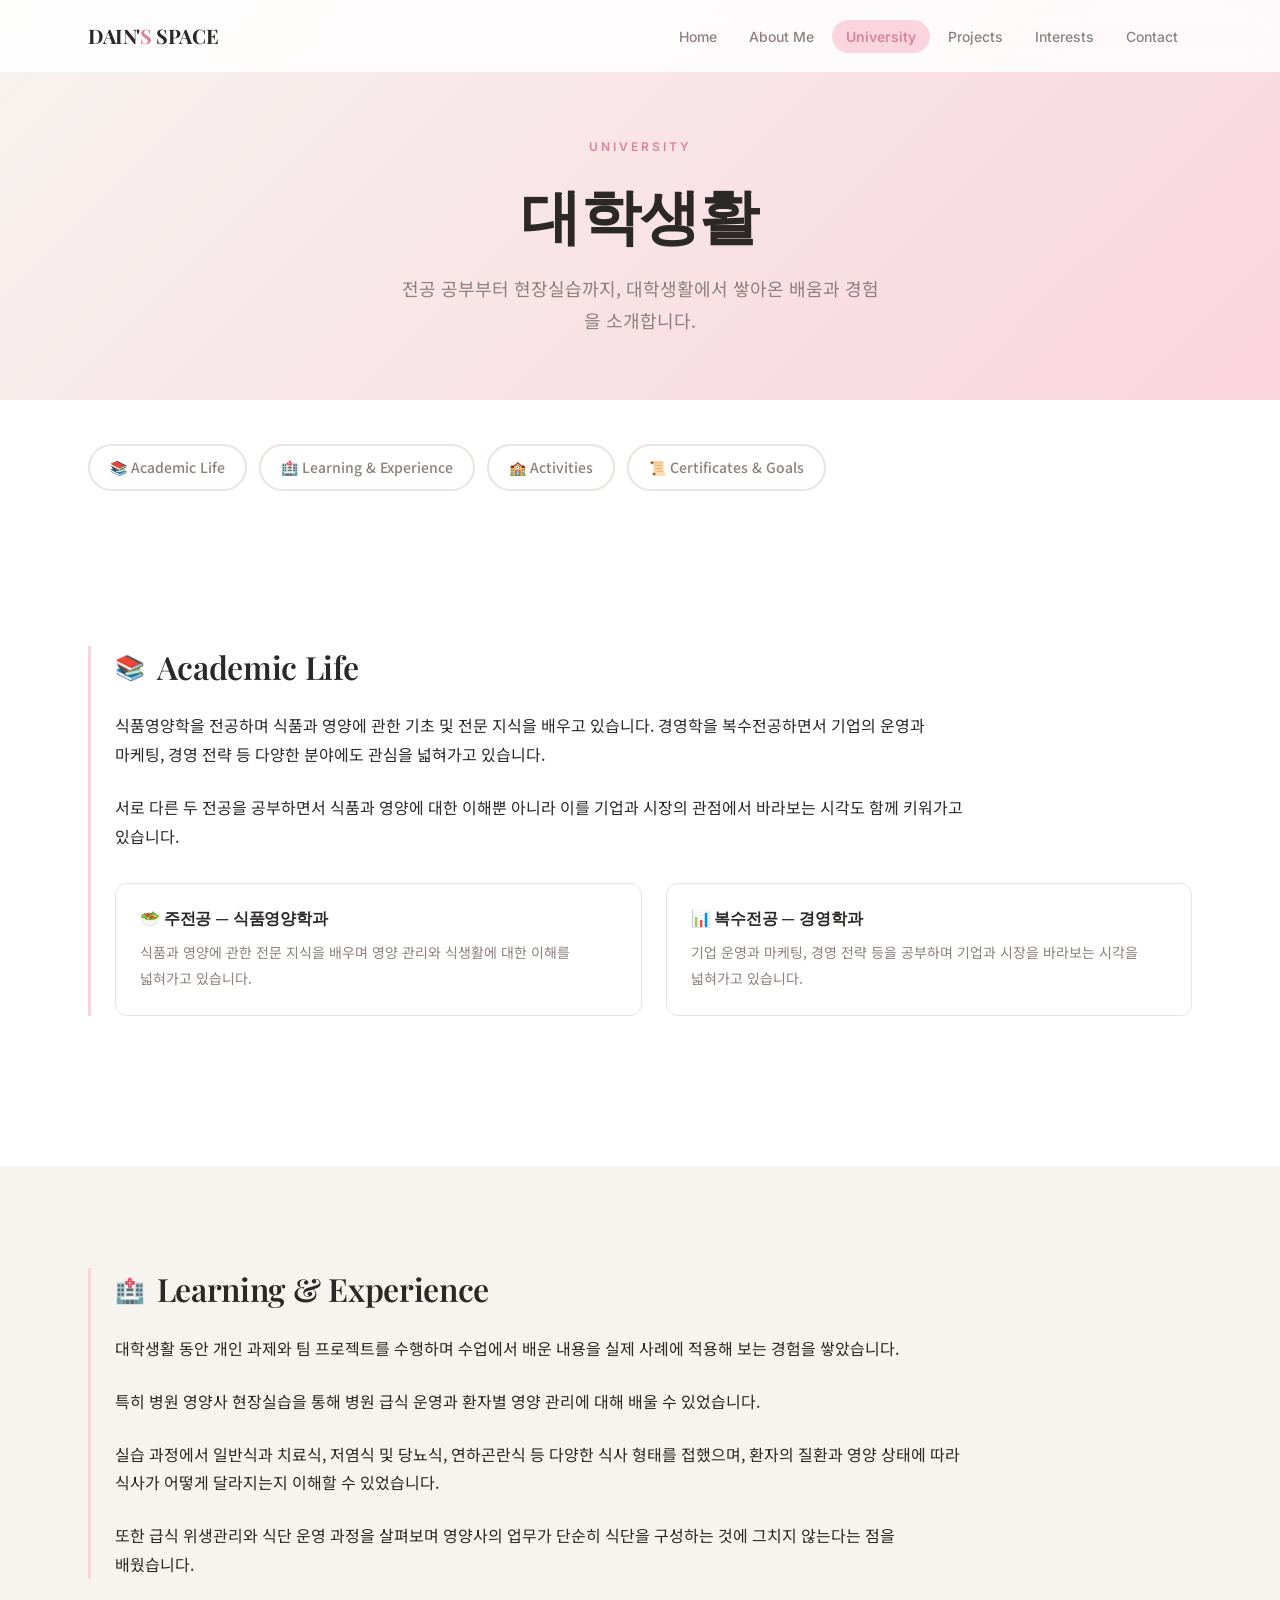
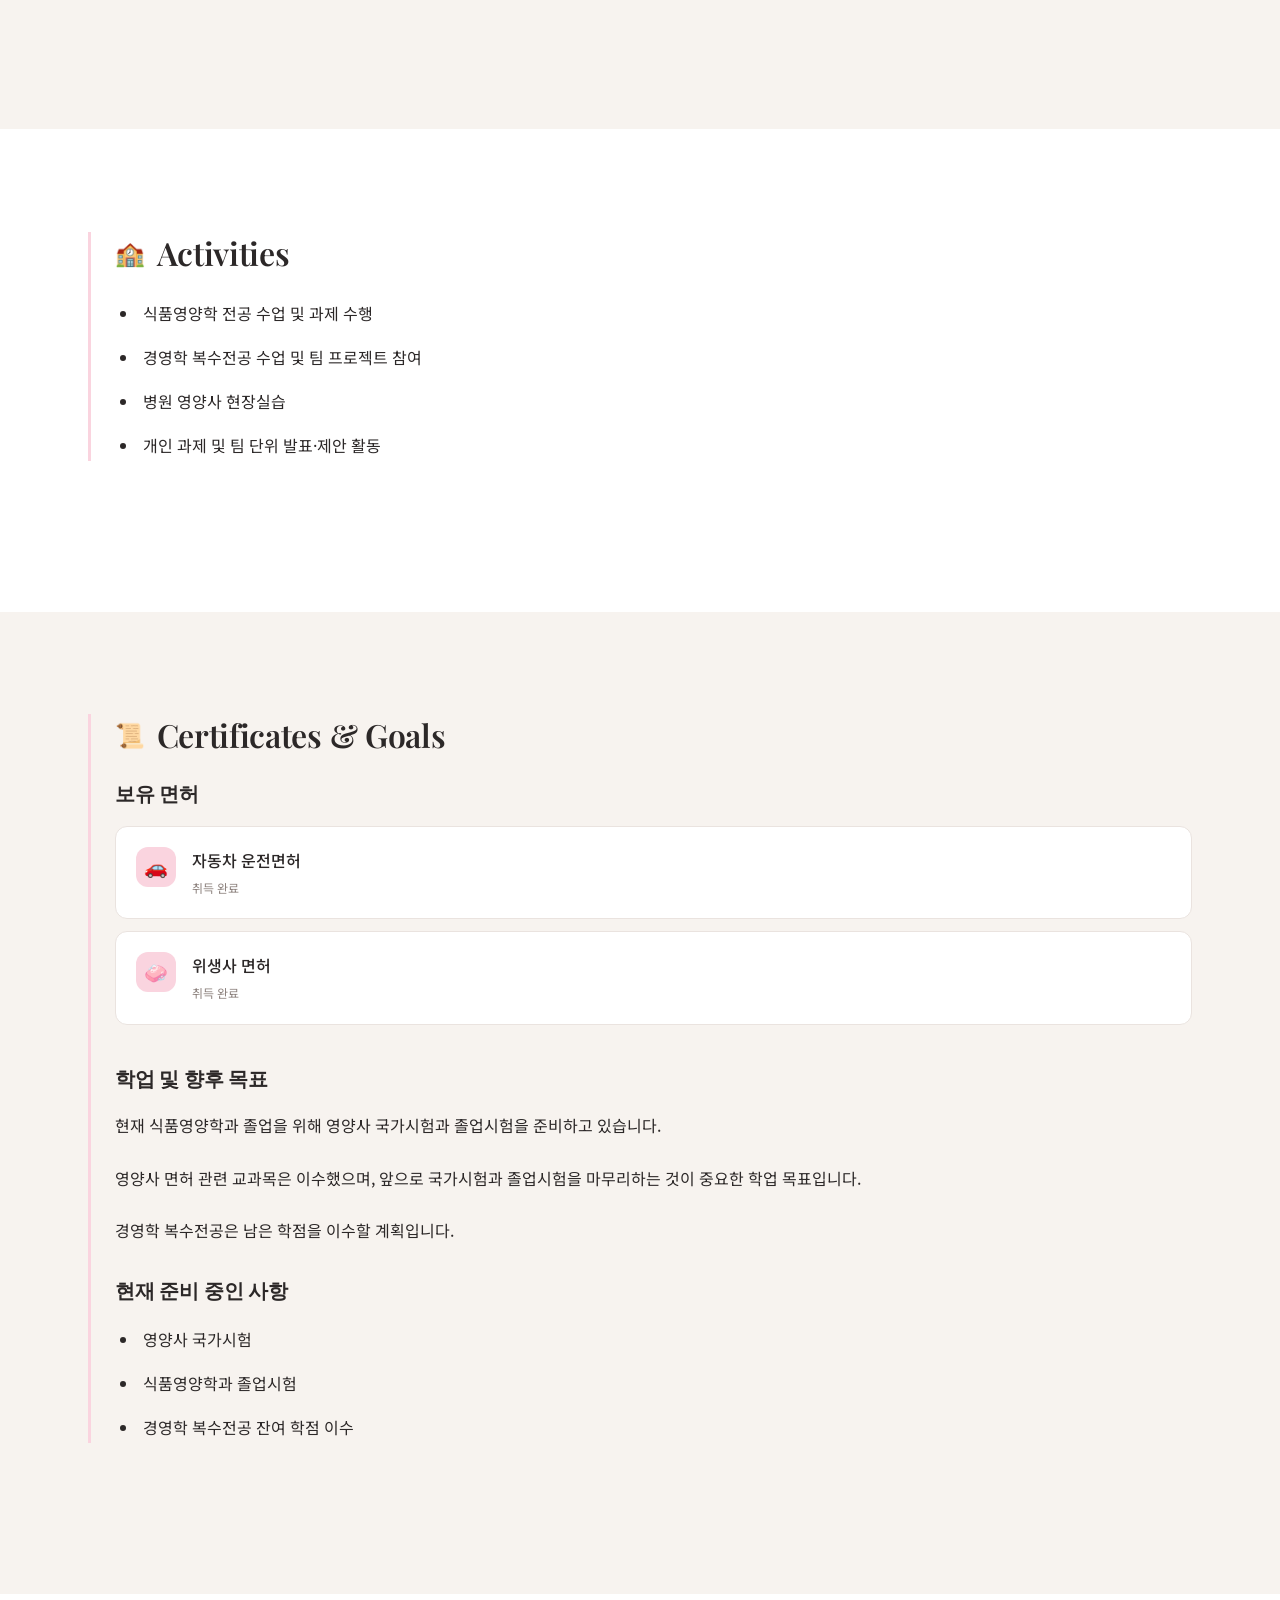
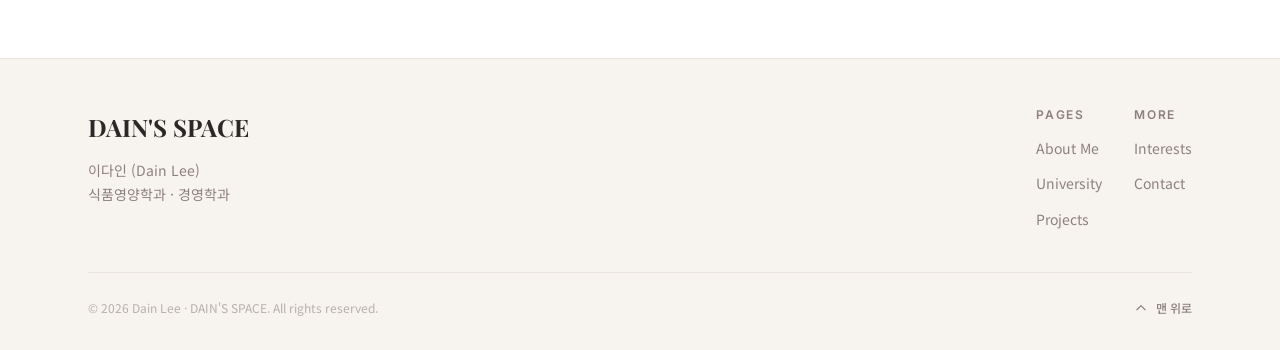
<file: dain-space/university.html>
<!DOCTYPE html>
<html lang="ko">

<head>
  <meta charset="UTF-8">
  <meta name="viewport" content="width=device-width, initial-scale=1.0">
  <title>University — DAIN'S SPACE</title>
  <meta name="description" content="이다인의 대학생활과 학업 경험을 소개합니다. 전공 수업, 교내외 활동, 자격증을 담았습니다.">
  <meta property="og:title" content="University — DAIN'S SPACE">
  <meta property="og:description" content="이다인의 대학생활, 학업, 활동, 자격증 소개 페이지입니다.">
  <meta property="og:type" content="website">
  <link rel="stylesheet" href="css/style.css">
  <link rel="stylesheet" href="css/components.css">
  <link rel="stylesheet" href="css/responsive.css">
</head>

<body>

  <!-- ── Navigation ── -->
  <header>
    <nav class="nav" role="navigation" aria-label="주 메뉴">
      <div class="nav-inner">
        <a href="index.html" class="nav-logo" aria-label="DAIN'S SPACE 홈으로 이동">DAIN'<span>S</span> SPACE</a>
        <ul class="nav-links" role="list">
          <li><a href="index.html" class="nav-link">Home</a></li>
          <li><a href="about.html" class="nav-link">About Me</a></li>
          <li><a href="university.html" class="nav-link active" aria-current="page">University</a></li>
          <li><a href="projects.html" class="nav-link">Projects</a></li>
          <li><a href="interests.html" class="nav-link">Interests</a></li>
          <li><a href="contact.html" class="nav-link">Contact</a></li>
        </ul>
        <button class="nav-toggle" id="nav-toggle" aria-label="메뉴 열기" aria-expanded="false" aria-controls="nav-mobile">
          <span></span><span></span><span></span>
        </button>
      </div>
    </nav>
    <nav id="nav-mobile" class="nav-mobile" aria-label="모바일 메뉴" aria-hidden="true">
      <a href="index.html" class="nav-link">Home</a>
      <a href="about.html" class="nav-link">About Me</a>
      <a href="university.html" class="nav-link active">University</a>
      <a href="projects.html" class="nav-link">Projects</a>
      <a href="interests.html" class="nav-link">Interests</a>
      <a href="contact.html" class="nav-link">Contact</a>
    </nav>
  </header>

  <main>

    <!-- ── Page Hero ── -->
    <section class="page-hero" aria-labelledby="uni-heading">
      <div class="container">
        <p class="page-hero-label fade-in">University</p>
        <h1 class="page-hero-title fade-in fade-in-delay-1" id="uni-heading">대학생활</h1>
        <p class="page-hero-desc fade-in fade-in-delay-2">
          전공 공부부터 현장실습까지, 대학생활에서 쌓아온 배움과 경험을 소개합니다.
        </p>
      </div>
    </section>

    <!-- ── 빠른 이동 ── -->
    <div class="container" style="padding-top:var(--space-8);">
      <nav class="uni-section-anchor" aria-label="섹션 이동">
        <a href="#academic-life" class="btn btn-ghost">📚 Academic Life</a>
        <a href="#learning" class="btn btn-ghost">🏥 Learning & Experience</a>
        <a href="#activities" class="btn btn-ghost">🏫 Activities</a>
        <a href="#certificates" class="btn btn-ghost">📜 Certificates & Goals</a>
      </nav>
    </div>

    <!-- ── Academic Life ── -->
    <section class="section" id="academic-life" aria-labelledby="academic-heading">
      <div class="container">
        <div class="uni-block">
          <h2 class="uni-block-title fade-in" id="academic-heading">
            <span class="uni-block-icon" aria-hidden="true">📚</span>
            Academic Life
          </h2>

          <div class="uni-text-content fade-in fade-in-delay-1">
            <p>
              식품영양학을 전공하며 식품과 영양에 관한 기초 및 전문 지식을 배우고 있습니다.
              경영학을 복수전공하면서 기업의 운영과 마케팅, 경영 전략 등 다양한 분야에도
              관심을 넓혀가고 있습니다.
            </p>
            <p>
              서로 다른 두 전공을 공부하면서 식품과 영양에 대한 이해뿐 아니라
              이를 기업과 시장의 관점에서 바라보는 시각도 함께 키워가고 있습니다.
            </p>
          </div>

          <div class="grid-2 fade-in fade-in-delay-1" style="margin-top:var(--space-8);">
            <div class="uni-study-card">
              <h3>🥗 주전공 — 식품영양학과</h3>
              <p>
                식품과 영양에 관한 전문 지식을 배우며 영양 관리와
                식생활에 대한 이해를 넓혀가고 있습니다.
              </p>
            </div>

            <div class="uni-study-card">
              <h3>📊 복수전공 — 경영학과</h3>
              <p>
                기업 운영과 마케팅, 경영 전략 등을 공부하며
                기업과 시장을 바라보는 시각을 넓혀가고 있습니다.
              </p>
            </div>
          </div>
        </div>
      </div>
    </section>

    <!-- ── Learning & Experience ── -->
    <section class="section" id="learning" style="background:var(--color-secondary);"
      aria-labelledby="learning-heading">
      <div class="container">
        <div class="uni-block">
          <h2 class="uni-block-title fade-in" id="learning-heading">
            <span class="uni-block-icon" aria-hidden="true">🏥</span>
            Learning & Experience
          </h2>

          <div class="uni-text-content fade-in fade-in-delay-1">
            <p>
              대학생활 동안 개인 과제와 팀 프로젝트를 수행하며 수업에서 배운 내용을
              실제 사례에 적용해 보는 경험을 쌓았습니다.
            </p>
            <p>
              특히 병원 영양사 현장실습을 통해 병원 급식 운영과 환자별 영양 관리에
              대해 배울 수 있었습니다.
            </p>
            <p>
              실습 과정에서 일반식과 치료식, 저염식 및 당뇨식, 연하곤란식 등
              다양한 식사 형태를 접했으며, 환자의 질환과 영양 상태에 따라
              식사가 어떻게 달라지는지 이해할 수 있었습니다.
            </p>
            <p>
              또한 급식 위생관리와 식단 운영 과정을 살펴보며 영양사의 업무가
              단순히 식단을 구성하는 것에 그치지 않는다는 점을 배웠습니다.
            </p>
          </div>
        </div>
      </div>
    </section>

    <!-- ── Activities ── -->
    <section class="section" id="activities" aria-labelledby="activities-heading">
      <div class="container">
        <div class="uni-block">
          <h2 class="uni-block-title fade-in" id="activities-heading">
            <span class="uni-block-icon" aria-hidden="true">🏫</span>
            Activities
          </h2>

          <div class="fade-in fade-in-delay-1">
            <ul class="uni-activity-list">
              <li>식품영양학 전공 수업 및 과제 수행</li>
              <li>경영학 복수전공 수업 및 팀 프로젝트 참여</li>
              <li>병원 영양사 현장실습</li>
              <li>개인 과제 및 팀 단위 발표·제안 활동</li>
            </ul>
          </div>
        </div>
      </div>
    </section>

    <!-- ── Certificates & Goals ── -->
    <section class="section" id="certificates" style="background:var(--color-secondary);"
      aria-labelledby="cert-heading">
      <div class="container">
        <div class="uni-block">
          <h2 class="uni-block-title fade-in" id="cert-heading">
            <span class="uni-block-icon" aria-hidden="true">📜</span>
            Certificates & Goals
          </h2>

          <h3 class="uni-subheading fade-in">보유 면허</h3>

          <div class="fade-in fade-in-delay-1">
            <div class="cert-item">
              <div class="cert-icon" aria-hidden="true">🚗</div>
              <div class="cert-info">
                <div class="cert-name">자동차 운전면허</div>
                <div class="cert-status">취득 완료</div>
              </div>
            </div>

            <div class="cert-item">
              <div class="cert-icon" aria-hidden="true">🧼</div>
              <div class="cert-info">
                <div class="cert-name">위생사 면허</div>
                <div class="cert-status">취득 완료</div>
              </div>
            </div>
          </div>

          <h3 class="uni-subheading fade-in" style="margin-top:var(--space-10);">
            학업 및 향후 목표
          </h3>

          <div class="uni-text-content fade-in fade-in-delay-1">
            <p>
              현재 식품영양학과 졸업을 위해 영양사 국가시험과 졸업시험을
              준비하고 있습니다.
            </p>
            <p>
              영양사 면허 관련 교과목은 이수했으며, 앞으로 국가시험과
              졸업시험을 마무리하는 것이 중요한 학업 목표입니다.
            </p>
            <p>
              경영학 복수전공은 남은 학점을 이수할 계획입니다.
            </p>
          </div>

          <h3 class="uni-subheading fade-in" style="margin-top:var(--space-8);">
            현재 준비 중인 사항
          </h3>

          <div class="fade-in fade-in-delay-1">
            <ul class="uni-activity-list">
              <li>영양사 국가시험</li>
              <li>식품영양학과 졸업시험</li>
              <li>경영학 복수전공 잔여 학점 이수</li>
            </ul>
          </div>
        </div>
      </div>
    </section>

  </main>

  <!-- ── Footer ── -->
  <footer class="footer">
    <div class="container">
      <div class="footer-inner">
        <div class="footer-brand">
          <div class="footer-logo">DAIN'S SPACE</div>
          <p>이다인 (Dain Lee)<br>식품영양학과 · 경영학과</p>
        </div>
        <nav class="footer-nav" aria-label="푸터 메뉴">
          <div class="footer-nav-group">
            <h4>Pages</h4>
            <ul>
              <li><a href="about.html">About Me</a></li>
              <li><a href="university.html">University</a></li>
              <li><a href="projects.html">Projects</a></li>
            </ul>
          </div>
          <div class="footer-nav-group">
            <h4>More</h4>
            <ul>
              <li><a href="interests.html">Interests</a></li>
              <li><a href="contact.html">Contact</a></li>
            </ul>
          </div>
        </nav>
      </div>
      <div class="footer-bottom">
        <p class="footer-copy">© 2026 Dain Lee · DAIN'S SPACE. All rights reserved.</p>
        <button class="footer-back-top" aria-label="페이지 상단으로 이동">
          <svg xmlns="http://www.w3.org/2000/svg" fill="none" viewBox="0 0 24 24" stroke="currentColor" stroke-width="2"
            aria-hidden="true">
            <path stroke-linecap="round" stroke-linejoin="round" d="M5 15l7-7 7 7" />
          </svg>
          맨 위로
        </button>
      </div>
    </div>
  </footer>

  <script src="js/main.js"></script>
</body>

</html>
</file>
<file: dain-space/css/style.css>
/* ============================================
   DAIN'S SPACE — Design System
   style.css
   ============================================ */

/* ── Google Fonts ── */
@import url('https://fonts.googleapis.com/css2?family=Playfair+Display:ital,wght@0,400;0,600;0,700;1,400&family=Lora:ital,wght@0,400;0,600;1,400&family=Noto+Sans+KR:wght@300;400;500;700&family=Inter:wght@300;400;500;600&display=swap');

/* ── CSS Custom Properties ── */
:root {
  /* Colors */
  --color-bg:           #FFFFFF;
  --color-primary:      #F2A8BC;   /* 베이비핑크 포인트 */
  --color-primary-soft: #FAD4DF;   /* 연한 핑크 */
  --color-primary-deep: #D9849A;   /* 진한 핑크 (hover) */
  --color-secondary:    #F7F3EF;   /* 크림 */
  --color-gray-light:   #F0EEED;   /* 라이트그레이 */
  --color-gray:         #C8BDB8;   /* 미디엄 그레이 */
  --color-border:       #EAE3DF;   /* 테두리 */
  --color-text:         #2C2828;   /* 기본 텍스트 */
  --color-text-muted:   #8C817D;   /* 흐린 텍스트 */
  --color-text-light:   #B8AFAB;   /* 더 흐린 텍스트 */
  --color-white:        #FFFFFF;

  /* Typography */
  --font-serif:   'Playfair Display', 'Lora', Georgia, serif;
  --font-sans-kr: 'Noto Sans KR', 'Inter', sans-serif;
  --font-sans:    'Inter', 'Noto Sans KR', sans-serif;

  /* Font Sizes */
  --text-xs:   0.75rem;   /* 12px */
  --text-sm:   0.875rem;  /* 14px */
  --text-base: 1rem;      /* 16px */
  --text-md:   1.125rem;  /* 18px */
  --text-lg:   1.25rem;   /* 20px */
  --text-xl:   1.5rem;    /* 24px */
  --text-2xl:  2rem;      /* 32px */
  --text-3xl:  2.5rem;    /* 40px */
  --text-4xl:  3rem;      /* 48px */
  --text-5xl:  3.75rem;   /* 60px */

  /* Spacing */
  --space-1:  0.25rem;
  --space-2:  0.5rem;
  --space-3:  0.75rem;
  --space-4:  1rem;
  --space-5:  1.25rem;
  --space-6:  1.5rem;
  --space-8:  2rem;
  --space-10: 2.5rem;
  --space-12: 3rem;
  --space-16: 4rem;
  --space-20: 5rem;
  --space-24: 6rem;

  /* Border Radius */
  --radius-sm:   6px;
  --radius-md:   12px;
  --radius-lg:   20px;
  --radius-xl:   32px;
  --radius-full: 9999px;

  /* Shadows */
  --shadow-sm:  0 1px 4px rgba(44,40,40,0.06);
  --shadow-md:  0 4px 16px rgba(44,40,40,0.08);
  --shadow-lg:  0 8px 32px rgba(44,40,40,0.10);
  --shadow-card: 0 2px 12px rgba(242,168,188,0.10);

  /* Transitions */
  --transition-fast:   150ms ease;
  --transition-base:   250ms ease;
  --transition-slow:   400ms ease;

  /* Layout */
  --container-max:  1200px;
  --container-pad:  clamp(1.25rem, 5vw, 3rem);
  --nav-height:     72px;
  --section-gap:    clamp(4rem, 8vw, 7rem);
}

/* ── Reset & Base ── */
*, *::before, *::after {
  box-sizing: border-box;
  margin: 0;
  padding: 0;
}

html {
  scroll-behavior: smooth;
  font-size: 16px;
  -webkit-text-size-adjust: 100%;
}

body {
  font-family: var(--font-sans-kr);
  font-weight: 400;
  color: var(--color-text);
  background-color: var(--color-bg);
  line-height: 1.7;
  min-height: 100vh;
  overflow-x: hidden;
}

/* ── Typography ── */
h1, h2, h3, h4, h5, h6 {
  font-family: var(--font-serif);
  font-weight: 600;
  line-height: 1.3;
  color: var(--color-text);
  letter-spacing: -0.01em;
}

h1 { font-size: var(--text-4xl); }
h2 { font-size: var(--text-3xl); }
h3 { font-size: var(--text-2xl); }
h4 { font-size: var(--text-xl); }
h5 { font-size: var(--text-lg); }
h6 { font-size: var(--text-md); }

p {
  font-size: var(--text-base);
  line-height: 1.8;
  color: var(--color-text);
}

a {
  color: inherit;
  text-decoration: none;
  transition: color var(--transition-base);
}

a:hover { color: var(--color-primary-deep); }

img {
  max-width: 100%;
  height: auto;
  display: block;
}

ul, ol { list-style: none; }

button {
  cursor: pointer;
  font-family: inherit;
  border: none;
  background: none;
}

/* ── Layout ── */
.container {
  max-width: var(--container-max);
  margin: 0 auto;
  padding: 0 var(--container-pad);
}

.section {
  padding: var(--section-gap) 0;
}

.section-sm {
  padding: calc(var(--section-gap) * 0.6) 0;
}

/* ── Section Heading ── */
.section-label {
  display: inline-block;
  font-family: var(--font-sans);
  font-size: var(--text-xs);
  font-weight: 600;
  letter-spacing: 0.2em;
  text-transform: uppercase;
  color: var(--color-primary-deep);
  margin-bottom: var(--space-3);
}

.section-title {
  font-family: var(--font-serif);
  font-size: clamp(var(--text-2xl), 4vw, var(--text-3xl));
  color: var(--color-text);
  margin-bottom: var(--space-4);
}

.section-desc {
  font-size: var(--text-md);
  color: var(--color-text-muted);
  max-width: 520px;
  line-height: 1.8;
}

/* ── Divider ── */
.divider {
  width: 48px;
  height: 3px;
  background: linear-gradient(90deg, var(--color-primary), var(--color-primary-soft));
  border-radius: var(--radius-full);
  margin: var(--space-4) 0 var(--space-6);
}

/* ── Buttons ── */
.btn {
  display: inline-flex;
  align-items: center;
  gap: var(--space-2);
  padding: 0.75rem 1.75rem;
  border-radius: var(--radius-full);
  font-family: var(--font-sans-kr);
  font-size: var(--text-sm);
  font-weight: 500;
  transition: all var(--transition-base);
  cursor: pointer;
  text-decoration: none;
  white-space: nowrap;
}

.btn-primary {
  background: var(--color-primary);
  color: var(--color-white);
  border: 2px solid var(--color-primary);
}

.btn-primary:hover {
  background: var(--color-primary-deep);
  border-color: var(--color-primary-deep);
  color: var(--color-white);
  transform: translateY(-1px);
  box-shadow: 0 6px 20px rgba(242,168,188,0.35);
}

.btn-outline {
  background: transparent;
  color: var(--color-primary-deep);
  border: 2px solid var(--color-primary);
}

.btn-outline:hover {
  background: var(--color-primary-soft);
  color: var(--color-primary-deep);
  transform: translateY(-1px);
}

.btn-ghost {
  background: transparent;
  color: var(--color-text-muted);
  border: 2px solid var(--color-border);
  padding: 0.6rem 1.25rem;
  font-size: var(--text-sm);
}

.btn-ghost:hover {
  border-color: var(--color-primary);
  color: var(--color-primary-deep);
}

.btn-ghost.active {
  background: var(--color-primary-soft);
  border-color: var(--color-primary);
  color: var(--color-primary-deep);
  font-weight: 500;
}

/* ── Tags ── */
.tag {
  display: inline-flex;
  align-items: center;
  padding: 0.25rem 0.75rem;
  border-radius: var(--radius-full);
  font-size: var(--text-xs);
  font-weight: 500;
  letter-spacing: 0.03em;
}

.tag-pink {
  background: var(--color-primary-soft);
  color: var(--color-primary-deep);
}

.tag-cream {
  background: var(--color-secondary);
  color: var(--color-text-muted);
}

.tag-gray {
  background: var(--color-gray-light);
  color: var(--color-text-muted);
}

/* ── Cards ── */
.card {
  background: var(--color-white);
  border: 1px solid var(--color-border);
  border-radius: var(--radius-lg);
  overflow: hidden;
  transition: all var(--transition-base);
}

.card:hover {
  box-shadow: var(--shadow-lg);
  transform: translateY(-4px);
  border-color: var(--color-primary-soft);
}

/* ── Placeholder Blocks ── */
.placeholder-block {
  background: var(--color-secondary);
  border: 2px dashed var(--color-border);
  border-radius: var(--radius-md);
  padding: var(--space-8) var(--space-6);
  text-align: center;
  color: var(--color-text-muted);
}

.placeholder-block .placeholder-icon {
  font-size: 2rem;
  margin-bottom: var(--space-3);
  opacity: 0.5;
}

.placeholder-block .placeholder-label {
  font-family: var(--font-sans);
  font-size: var(--text-xs);
  font-weight: 600;
  letter-spacing: 0.15em;
  text-transform: uppercase;
  color: var(--color-primary-deep);
  margin-bottom: var(--space-2);
}

.placeholder-block .placeholder-text {
  font-size: var(--text-sm);
  color: var(--color-text-muted);
  line-height: 1.6;
}

/* ── Grid Utilities ── */
.grid-2 { display: grid; grid-template-columns: repeat(2, 1fr); gap: var(--space-6); }
.grid-3 { display: grid; grid-template-columns: repeat(3, 1fr); gap: var(--space-6); }
.grid-4 { display: grid; grid-template-columns: repeat(4, 1fr); gap: var(--space-5); }

/* ── Flex Utilities ── */
.flex { display: flex; }
.flex-center { display: flex; align-items: center; justify-content: center; }
.flex-between { display: flex; align-items: center; justify-content: space-between; }
.flex-wrap { flex-wrap: wrap; }
.gap-2 { gap: var(--space-2); }
.gap-3 { gap: var(--space-3); }
.gap-4 { gap: var(--space-4); }

/* ── Page Hero (공통) ── */
.page-hero {
  background: linear-gradient(135deg, var(--color-secondary) 0%, var(--color-primary-soft) 100%);
  padding: calc(var(--nav-height) + var(--space-16)) 0 var(--space-16);
  text-align: center;
}

.page-hero-label {
  font-family: var(--font-sans);
  font-size: var(--text-xs);
  font-weight: 600;
  letter-spacing: 0.25em;
  text-transform: uppercase;
  color: var(--color-primary-deep);
  margin-bottom: var(--space-4);
}

.page-hero-title {
  font-family: var(--font-serif);
  font-size: clamp(var(--text-3xl), 6vw, var(--text-5xl));
  color: var(--color-text);
  margin-bottom: var(--space-5);
}

.page-hero-desc {
  font-size: var(--text-md);
  color: var(--color-text-muted);
  max-width: 480px;
  margin: 0 auto;
  line-height: 1.8;
}

/* ── Scroll Fade Animation ── */
.fade-in {
  opacity: 0;
  transform: translateY(24px);
  transition: opacity 0.6s ease, transform 0.6s ease;
}

.fade-in.visible {
  opacity: 1;
  transform: translateY(0);
}

.fade-in-delay-1 { transition-delay: 0.1s; }
.fade-in-delay-2 { transition-delay: 0.2s; }
.fade-in-delay-3 { transition-delay: 0.3s; }
.fade-in-delay-4 { transition-delay: 0.4s; }

/* ── Reduced Motion Support ── */
@media (prefers-reduced-motion: reduce) {
  *, *::before, *::after {
    animation-duration: 0.01ms !important;
    animation-iteration-count: 1 !important;
    transition-duration: 0.01ms !important;
    scroll-behavior: auto !important;
  }
  .fade-in {
    opacity: 1;
    transform: none;
  }
}

/* ── Focus Visible ── */
:focus-visible {
  outline: 3px solid var(--color-primary);
  outline-offset: 3px;
  border-radius: var(--radius-sm);
}

/* ── Selection ── */
::selection {
  background: var(--color-primary-soft);
  color: var(--color-text);
}
</file>
<file: dain-space/css/components.css>
/* ============================================
   DAIN'S SPACE — Components
   components.css
   ============================================ */

/* ══════════════════════════════════════════
   NAVIGATION
══════════════════════════════════════════ */
.nav {
  position: fixed;
  top: 0;
  left: 0;
  right: 0;
  z-index: 1000;
  height: var(--nav-height);
  display: flex;
  align-items: center;
  background: rgba(255, 255, 255, 0.85);
  backdrop-filter: blur(12px);
  -webkit-backdrop-filter: blur(12px);
  border-bottom: 1px solid transparent;
  transition: border-color var(--transition-base), box-shadow var(--transition-base), background var(--transition-base);
}

.nav.scrolled {
  border-color: var(--color-border);
  box-shadow: 0 2px 20px rgba(44, 40, 40, 0.06);
}

.nav-inner {
  display: flex;
  align-items: center;
  justify-content: space-between;
  width: 100%;
  max-width: var(--container-max);
  margin: 0 auto;
  padding: 0 var(--container-pad);
}

/* Logo */
.nav-logo {
  font-family: var(--font-serif);
  font-size: var(--text-lg);
  font-weight: 700;
  color: var(--color-text);
  letter-spacing: -0.02em;
  text-decoration: none;
  transition: color var(--transition-base);
}

.nav-logo span {
  color: var(--color-primary-deep);
}

.nav-logo:hover {
  color: var(--color-primary-deep);
}

/* Nav Links */
.nav-links {
  display: flex;
  align-items: center;
  gap: var(--space-1);
}

.nav-link {
  font-family: var(--font-sans);
  font-size: var(--text-sm);
  font-weight: 500;
  color: var(--color-text-muted);
  padding: 0.5rem 0.875rem;
  border-radius: var(--radius-full);
  transition: all var(--transition-base);
  text-decoration: none;
  white-space: nowrap;
}

.nav-link:hover {
  color: var(--color-text);
  background: var(--color-secondary);
}

.nav-link.active {
  color: var(--color-primary-deep);
  background: var(--color-primary-soft);
  font-weight: 600;
}

/* Hamburger */
.nav-toggle {
  display: none;
  flex-direction: column;
  gap: 5px;
  width: 28px;
  height: 20px;
  cursor: pointer;
  background: none;
  border: none;
  padding: 2px;
  border-radius: var(--radius-sm);
  transition: background var(--transition-fast);
}

.nav-toggle:hover {
  background: var(--color-gray-light);
}

.nav-toggle span {
  display: block;
  width: 100%;
  height: 2px;
  background: var(--color-text);
  border-radius: 2px;
  transition: all var(--transition-base);
  transform-origin: left center;
}

.nav-toggle.open span:nth-child(1) {
  transform: rotate(42deg) translateY(-1px);
}

.nav-toggle.open span:nth-child(2) {
  opacity: 0;
  transform: scaleX(0);
}

.nav-toggle.open span:nth-child(3) {
  transform: rotate(-42deg) translateY(1px);
}

/* Mobile Menu */
.nav-mobile {
  display: none;
  position: fixed;
  top: var(--nav-height);
  left: 0;
  right: 0;
  background: rgba(255, 255, 255, 0.97);
  backdrop-filter: blur(16px);
  -webkit-backdrop-filter: blur(16px);
  border-bottom: 1px solid var(--color-border);
  padding: var(--space-4) var(--container-pad) var(--space-6);
  flex-direction: column;
  gap: var(--space-1);
  z-index: 999;
  box-shadow: 0 8px 32px rgba(44, 40, 40, 0.08);
  opacity: 0;
  transform: translateY(-8px);
  transition: opacity var(--transition-base), transform var(--transition-base);
  pointer-events: none;
}

.nav-mobile.open {
  opacity: 1;
  transform: translateY(0);
  pointer-events: auto;
}

.nav-mobile .nav-link {
  font-size: var(--text-base);
  padding: 0.75rem 1rem;
  border-radius: var(--radius-md);
  width: 100%;
}

/* ══════════════════════════════════════════
   FOOTER
══════════════════════════════════════════ */
.footer {
  background: var(--color-secondary);
  border-top: 1px solid var(--color-border);
  padding: var(--space-12) 0 var(--space-8);
  margin-top: var(--space-16);
}

.footer-inner {
  display: flex;
  align-items: flex-start;
  justify-content: space-between;
  gap: var(--space-8);
  flex-wrap: wrap;
  margin-bottom: var(--space-10);
}

.footer-brand .footer-logo {
  font-family: var(--font-serif);
  font-size: var(--text-xl);
  font-weight: 700;
  color: var(--color-text);
  margin-bottom: var(--space-3);
}

.footer-brand p {
  font-size: var(--text-sm);
  color: var(--color-text-muted);
  line-height: 1.7;
}

.footer-nav {
  display: flex;
  gap: var(--space-8);
  flex-wrap: wrap;
}

.footer-nav-group h4 {
  font-family: var(--font-sans);
  font-size: var(--text-xs);
  font-weight: 600;
  letter-spacing: 0.15em;
  text-transform: uppercase;
  color: var(--color-text-muted);
  margin-bottom: var(--space-3);
}

.footer-nav-group ul {
  display: flex;
  flex-direction: column;
  gap: var(--space-2);
}

.footer-nav-group a {
  font-size: var(--text-sm);
  color: var(--color-text-muted);
  transition: color var(--transition-base);
}

.footer-nav-group a:hover {
  color: var(--color-primary-deep);
}

.footer-bottom {
  display: flex;
  align-items: center;
  justify-content: space-between;
  padding-top: var(--space-6);
  border-top: 1px solid var(--color-border);
  gap: var(--space-4);
  flex-wrap: wrap;
}

.footer-copy {
  font-size: var(--text-xs);
  color: var(--color-text-light);
}

.footer-back-top {
  display: inline-flex;
  align-items: center;
  gap: var(--space-2);
  font-size: var(--text-xs);
  font-weight: 500;
  color: var(--color-text-muted);
  cursor: pointer;
  transition: color var(--transition-base);
  background: none;
  border: none;
  font-family: inherit;
}

.footer-back-top:hover {
  color: var(--color-primary-deep);
}

.footer-back-top svg {
  width: 14px;
  height: 14px;
  transition: transform var(--transition-base);
}

.footer-back-top:hover svg {
  transform: translateY(-3px);
}

/* ══════════════════════════════════════════
   HOME — HERO
══════════════════════════════════════════ */
.hero {
  min-height: 100vh;
  display: flex;
  align-items: center;
  padding: calc(var(--nav-height) + var(--space-12)) 0 var(--space-20);
  background: linear-gradient(160deg, var(--color-bg) 50%, var(--color-secondary) 100%);
  position: relative;
  overflow: hidden;
}

.hero::before {
  content: '';
  position: absolute;
  top: -20%;
  right: -10%;
  width: 600px;
  height: 600px;
  background: radial-gradient(circle, var(--color-primary-soft) 0%, transparent 70%);
  pointer-events: none;
}

.hero-inner {
  display: grid;
  grid-template-columns: 1fr 1fr;
  gap: var(--space-16);
  align-items: center;
}

.hero-content {}

.hero-greeting {
  font-family: var(--font-sans);
  font-size: var(--text-sm);
  font-weight: 600;
  letter-spacing: 0.25em;
  text-transform: uppercase;
  color: var(--color-primary-deep);
  margin-bottom: var(--space-4);
  display: flex;
  align-items: center;
  gap: var(--space-3);
}

.hero-greeting::before {
  content: '';
  display: inline-block;
  width: 32px;
  height: 2px;
  background: var(--color-primary);
  border-radius: 2px;
}

.hero-name {
  font-family: var(--font-serif);
  font-size: clamp(var(--text-3xl), 5vw, var(--text-5xl));
  line-height: 1.15;
  color: var(--color-text);
  margin-bottom: var(--space-5);
}

.hero-name em {
  font-style: italic;
  color: var(--color-primary-deep);
}

.hero-meta {
  display: flex;
  flex-direction: column;
  gap: var(--space-2);
  margin-bottom: var(--space-6);
}

.hero-meta-item {
  display: flex;
  align-items: center;
  gap: var(--space-3);
  font-size: var(--text-base);
  color: var(--color-text-muted);
}

.hero-meta-item .meta-dot {
  width: 6px;
  height: 6px;
  border-radius: 50%;
  background: var(--color-primary);
  flex-shrink: 0;
}

.hero-quote {
  font-size: var(--text-md);
  color: var(--color-text-muted);
  line-height: 1.8;
  border-left: 3px solid var(--color-primary-soft);
  padding-left: var(--space-5);
  margin-bottom: var(--space-8);
  font-style: italic;
}

.hero-actions {
  display: flex;
  gap: var(--space-4);
  flex-wrap: wrap;
}

/* Hero Illustration */
.hero-visual {
  position: relative;
  display: flex;
  justify-content: center;
  align-items: center;
}

.hero-illustration-frame {
  position: relative;
  width: 100%;
  max-width: 420px;
}

.hero-illustration-bg {
  position: absolute;
  inset: -12px;
  border-radius: 60% 40% 50% 50% / 50% 40% 60% 50%;
  background: linear-gradient(135deg, var(--color-primary-soft), var(--color-secondary));
  z-index: 0;
}

.hero-illustration-img {
  position: relative;
  z-index: 1;
  width: 100%;
  aspect-ratio: 3/4;
  object-fit: cover;
  border-radius: 50% 50% 45% 45%;
  border: 4px solid var(--color-white);
  box-shadow: var(--shadow-lg);
}

.hero-illustration-placeholder {
  position: relative;
  z-index: 1;
  width: 100%;
  aspect-ratio: 3/4;
  border-radius: 50% 50% 45% 45%;
  border: 4px solid var(--color-white);
  box-shadow: var(--shadow-lg);
  background: linear-gradient(160deg, var(--color-primary-soft) 0%, var(--color-secondary) 100%);
  display: flex;
  flex-direction: column;
  align-items: center;
  justify-content: center;
  gap: var(--space-4);
  color: var(--color-text-muted);
  font-size: var(--text-sm);
  text-align: center;
  padding: var(--space-6);
}

.hero-illustration-placeholder .illu-icon {
  font-size: 3.5rem;
  opacity: 0.5;
}

/* Welcome Banner */
.welcome-banner {
  background: linear-gradient(135deg, var(--color-primary-soft) 0%, var(--color-secondary) 100%);
  border: 1px solid var(--color-primary-soft);
  border-radius: var(--radius-xl);
  padding: var(--space-5) var(--space-8);
  text-align: center;
  margin: 0 0 var(--section-gap);
}

.welcome-banner p {
  font-family: var(--font-serif);
  font-size: var(--text-lg);
  color: var(--color-text);
  font-style: italic;
}

/* ══════════════════════════════════════════
   HOME — SUMMARY CARDS
══════════════════════════════════════════ */
.summary-cards {
  display: grid;
  grid-template-columns: repeat(4, 1fr);
  gap: var(--space-5);
}

.summary-card {
  background: var(--color-white);
  border: 1px solid var(--color-border);
  border-radius: var(--radius-lg);
  padding: var(--space-8) var(--space-6);
  text-align: center;
  transition: all var(--transition-base);
  text-decoration: none;
  color: inherit;
  display: block;
}

.summary-card:hover {
  transform: translateY(-6px);
  box-shadow: var(--shadow-lg);
  border-color: var(--color-primary-soft);
  color: inherit;
}

.summary-card-icon {
  font-size: 2.25rem;
  margin-bottom: var(--space-4);
  display: block;
}

.summary-card-title {
  font-family: var(--font-serif);
  font-size: var(--text-lg);
  font-weight: 600;
  color: var(--color-text);
  margin-bottom: var(--space-2);
}

.summary-card-desc {
  font-size: var(--text-sm);
  color: var(--color-text-muted);
  line-height: 1.6;
}

.summary-card-arrow {
  display: inline-flex;
  align-items: center;
  gap: var(--space-1);
  margin-top: var(--space-4);
  font-size: var(--text-xs);
  font-weight: 600;
  color: var(--color-primary-deep);
  letter-spacing: 0.05em;
  text-transform: uppercase;
  transition: gap var(--transition-base);
}

.summary-card:hover .summary-card-arrow {
  gap: var(--space-2);
}

/* ══════════════════════════════════════════
   PROJECT CARDS
══════════════════════════════════════════ */
.project-featured-badge {
  position: absolute;
  top: var(--space-4);
  left: var(--space-4);
  background: var(--color-primary);
  color: var(--color-white);
  font-family: var(--font-sans);
  font-size: var(--text-xs);
  font-weight: 600;
  letter-spacing: 0.1em;
  text-transform: uppercase;
  padding: 0.25rem 0.75rem;
  border-radius: var(--radius-full);
}

.project-card {
  background: var(--color-white);
  border: 1px solid var(--color-border);
  border-radius: var(--radius-lg);
  overflow: hidden;
  transition: all var(--transition-base);
  cursor: pointer;
  text-decoration: none;
  color: inherit;
  display: block;
  position: relative;
}

.project-card:hover {
  transform: translateY(-5px) scale(1.01);
  box-shadow: var(--shadow-lg);
  border-color: var(--color-primary-soft);
}

.project-card-img {
  aspect-ratio: 16/9;
  overflow: hidden;
  background: var(--color-secondary);
}

.project-card-img img {
  width: 100%;
  height: 100%;
  object-fit: cover;
  transition: transform var(--transition-slow);
}

.project-card:hover .project-card-img img {
  transform: scale(1.05);
}

.project-card-img-placeholder {
  width: 100%;
  height: 100%;
  display: flex;
  align-items: center;
  justify-content: center;
  font-size: 2.5rem;
  color: var(--color-gray);
  background: linear-gradient(135deg, var(--color-secondary), var(--color-gray-light));
}

.project-card-body {
  padding: var(--space-6);
}

.project-card-tags {
  display: flex;
  flex-wrap: wrap;
  gap: var(--space-2);
  margin-bottom: var(--space-3);
}

.project-card-title {
  font-family: var(--font-serif);
  font-size: var(--text-xl);
  color: var(--color-text);
  margin-bottom: var(--space-2);
  line-height: 1.3;
}

.project-card-summary {
  font-size: var(--text-sm);
  color: var(--color-text-muted);
  line-height: 1.7;
}

.project-card-date {
  font-size: var(--text-xs);
  color: var(--color-text-light);
  margin-top: var(--space-4);
  font-family: var(--font-sans);
}

/* Project Featured Card */
.project-featured-card {
  background: linear-gradient(135deg, var(--color-secondary), var(--color-white));
  border: 2px solid var(--color-primary-soft);
  border-radius: var(--radius-xl);
  overflow: hidden;
  margin-bottom: var(--space-12);
  display: grid;
  grid-template-columns: 1.2fr 1fr;
  min-height: 320px;
  transition: all var(--transition-base);
  text-decoration: none;
  color: inherit;
  cursor: pointer;
}

.project-featured-card:hover {
  transform: translateY(-4px);
  box-shadow: 0 16px 48px rgba(242, 168, 188, 0.2);
}

.project-featured-card .featured-img {
  overflow: hidden;
  background: var(--color-gray-light);
}

.project-featured-card .featured-img img {
  width: 100%;
  height: 100%;
  object-fit: cover;
}

.project-featured-card .featured-img-placeholder {
  width: 100%;
  height: 100%;
  display: flex;
  align-items: center;
  justify-content: center;
  font-size: 4rem;
  color: var(--color-gray);
  background: linear-gradient(135deg, var(--color-primary-soft), var(--color-secondary));
}

.project-featured-card .featured-content {
  padding: var(--space-10) var(--space-8);
  display: flex;
  flex-direction: column;
  justify-content: center;
}

/* ══════════════════════════════════════════
   SEARCH & FILTER
══════════════════════════════════════════ */
.search-filter-bar {
  display: flex;
  flex-wrap: wrap;
  gap: var(--space-4);
  align-items: center;
  margin-bottom: var(--space-8);
  padding: var(--space-5) var(--space-6);
  background: var(--color-secondary);
  border-radius: var(--radius-lg);
  border: 1px solid var(--color-border);
}

.search-input-wrap {
  flex: 1;
  min-width: 200px;
  position: relative;
}

.search-input-wrap svg {
  position: absolute;
  left: var(--space-4);
  top: 50%;
  transform: translateY(-50%);
  width: 16px;
  height: 16px;
  color: var(--color-text-muted);
  pointer-events: none;
}

.search-input {
  width: 100%;
  padding: 0.7rem 1rem 0.7rem 2.75rem;
  border: 1px solid var(--color-border);
  border-radius: var(--radius-full);
  font-family: var(--font-sans-kr);
  font-size: var(--text-sm);
  color: var(--color-text);
  background: var(--color-white);
  transition: border-color var(--transition-base), box-shadow var(--transition-base);
  outline: none;
}

.search-input:focus {
  border-color: var(--color-primary);
  box-shadow: 0 0 0 3px rgba(242, 168, 188, 0.2);
}

.filter-group {
  display: flex;
  flex-wrap: wrap;
  gap: var(--space-2);
}

.filter-label {
  font-size: var(--text-xs);
  font-weight: 600;
  color: var(--color-text-muted);
  letter-spacing: 0.1em;
  text-transform: uppercase;
  align-self: center;
  white-space: nowrap;
}

/* ══════════════════════════════════════════
   GALLERY & LIGHTBOX
══════════════════════════════════════════ */
.gallery-tabs {
  display: flex;
  gap: var(--space-2);
  flex-wrap: wrap;
  margin-bottom: var(--space-8);
}

.gallery-grid {
  display: grid;
  grid-template-columns: repeat(auto-fill, minmax(240px, 1fr));
  gap: var(--space-4);
}

.gallery-item {
  aspect-ratio: 1;
  overflow: hidden;
  border-radius: var(--radius-md);
  cursor: pointer;
  background: var(--color-gray-light);
  position: relative;
  transition: transform var(--transition-base), box-shadow var(--transition-base);
}

.gallery-item:hover {
  transform: scale(1.02);
  box-shadow: var(--shadow-lg);
}

.gallery-item img {
  width: 100%;
  height: 100%;
  object-fit: cover;
  transition: transform var(--transition-slow);
}

.gallery-item:hover img {
  transform: scale(1.06);
}

.gallery-item-overlay {
  position: absolute;
  inset: 0;
  background: rgba(44, 40, 40, 0);
  transition: background var(--transition-base);
  display: flex;
  align-items: center;
  justify-content: center;
}

.gallery-item-overlay svg {
  opacity: 0;
  color: white;
  width: 32px;
  height: 32px;
  transition: opacity var(--transition-base);
}

.gallery-item:hover .gallery-item-overlay {
  background: rgba(44, 40, 40, 0.2);
}

.gallery-item:hover .gallery-item-overlay svg {
  opacity: 1;
}

.gallery-placeholder {
  grid-column: 1 / -1;
  text-align: center;
  padding: var(--space-16) var(--space-8);
  color: var(--color-text-muted);
}

/* Lightbox */
.lightbox {
  position: fixed;
  inset: 0;
  z-index: 2000;
  display: flex;
  align-items: center;
  justify-content: center;
  opacity: 0;
  visibility: hidden;
  transition: opacity var(--transition-base), visibility var(--transition-base);
}

.lightbox.open {
  opacity: 1;
  visibility: visible;
}

.lightbox-backdrop {
  position: absolute;
  inset: 0;
  background: rgba(20, 16, 16, 0.88);
  backdrop-filter: blur(6px);
  -webkit-backdrop-filter: blur(6px);
}

.lightbox-content {
  position: relative;
  z-index: 1;
  display: flex;
  flex-direction: column;
  align-items: center;
  max-width: 90vw;
  max-height: 92vh;
}

.lightbox-img-wrap {
  max-width: 800px;
  max-height: 70vh;
}

.lightbox-img-wrap img {
  max-width: 100%;
  max-height: 70vh;
  object-fit: contain;
  border-radius: var(--radius-md);
  box-shadow: 0 24px 64px rgba(0, 0, 0, 0.5);
}

.lightbox-info {
  margin-top: var(--space-5);
  text-align: center;
  color: rgba(255, 255, 255, 0.85);
  max-width: 560px;
}

.lightbox-info p {
  color: rgba(255, 255, 255, 0.85);
  font-size: var(--text-sm);
  line-height: 1.7;
}

.lightbox-info .lightbox-meta {
  font-size: var(--text-xs);
  color: rgba(255, 255, 255, 0.5);
  margin-top: var(--space-2);
  font-family: var(--font-sans);
}

.lightbox-close {
  position: absolute;
  top: -var(--space-12);
  right: 0;
  top: calc(-1 * var(--space-12));
  background: rgba(255, 255, 255, 0.15);
  border: 1px solid rgba(255, 255, 255, 0.2);
  color: white;
  width: 40px;
  height: 40px;
  border-radius: 50%;
  display: flex;
  align-items: center;
  justify-content: center;
  cursor: pointer;
  transition: background var(--transition-base);
  font-size: 1.25rem;
  line-height: 1;
  z-index: 2;
}

.lightbox-close:hover {
  background: rgba(255, 255, 255, 0.3);
}

.lightbox-nav {
  position: absolute;
  top: 50%;
  transform: translateY(-50%);
  background: rgba(255, 255, 255, 0.12);
  border: 1px solid rgba(255, 255, 255, 0.2);
  color: white;
  width: 48px;
  height: 48px;
  border-radius: 50%;
  display: flex;
  align-items: center;
  justify-content: center;
  cursor: pointer;
  transition: background var(--transition-base);
  font-size: 1.25rem;
  z-index: 2;
}

.lightbox-nav:hover {
  background: rgba(255, 255, 255, 0.25);
}

.lightbox-prev {
  left: -70px;
}

.lightbox-next {
  right: -70px;
}

/* ══════════════════════════════════════════
   ABOUT PAGE — Profile Info
══════════════════════════════════════════ */
.profile-info-grid {
  display: grid;
  grid-template-columns: repeat(auto-fit, minmax(180px, 1fr));
  gap: var(--space-4);
  margin-bottom: var(--space-8);
}

.profile-info-item {
  background: var(--color-secondary);
  border: 1px solid var(--color-border);
  border-radius: var(--radius-md);
  padding: var(--space-5);
}

.profile-info-item .info-label {
  font-family: var(--font-sans);
  font-size: var(--text-xs);
  font-weight: 600;
  letter-spacing: 0.15em;
  text-transform: uppercase;
  color: var(--color-text-muted);
  margin-bottom: var(--space-2);
}

.profile-info-item .info-value {
  font-size: var(--text-base);
  font-weight: 500;
  color: var(--color-text);
}

/* Trait Keywords */
.trait-grid {
  display: grid;
  grid-template-columns: repeat(auto-fill, minmax(280px, 1fr));
  gap: var(--space-4);
}

.trait-card {
  background: var(--color-white);
  border: 1px solid var(--color-border);
  border-radius: var(--radius-md);
  padding: var(--space-5) var(--space-6);
  border-left: 4px solid var(--color-primary);
}

.trait-keyword {
  font-family: var(--font-serif);
  font-size: var(--text-lg);
  color: var(--color-text);
  margin-bottom: var(--space-2);
}

.trait-desc {
  font-size: var(--text-sm);
  color: var(--color-text-muted);
  line-height: 1.7;
}

/* ══════════════════════════════════════════
   UNIVERSITY PAGE — Section Tabs
══════════════════════════════════════════ */
.uni-section-anchor {
  display: flex;
  gap: var(--space-3);
  flex-wrap: wrap;
  margin-bottom: var(--space-10);
  position: sticky;
  top: var(--nav-height);
  background: rgba(255, 255, 255, 0.9);
  backdrop-filter: blur(8px);
  padding: var(--space-3) 0;
  z-index: 100;
}

.uni-block {
  border-left: 3px solid var(--color-primary-soft);
  padding-left: var(--space-6);
  margin-bottom: var(--space-12);
}

.uni-block-title {
  display: flex;
  align-items: center;
  gap: var(--space-3);
  font-family: var(--font-serif);
  font-size: var(--text-2xl);
  color: var(--color-text);
  margin-bottom: var(--space-6);
}

.uni-block-icon {
  font-size: 1.5rem;
}

/* Certificate item */
.cert-item {
  display: flex;
  align-items: flex-start;
  gap: var(--space-4);
  padding: var(--space-5);
  background: var(--color-white);
  border: 1px solid var(--color-border);
  border-radius: var(--radius-md);
  margin-bottom: var(--space-3);
}

.cert-icon {
  width: 40px;
  height: 40px;
  border-radius: var(--radius-md);
  background: var(--color-primary-soft);
  display: flex;
  align-items: center;
  justify-content: center;
  font-size: 1.2rem;
  flex-shrink: 0;
}

.cert-info .cert-name {
  font-weight: 500;
  color: var(--color-text);
  margin-bottom: var(--space-1);
}

.cert-info .cert-status {
  font-size: var(--text-xs);
  color: var(--color-text-muted);
}

/* ══════════════════════════════════════════
   CONTACT PAGE
══════════════════════════════════════════ */
.contact-card {
  background: var(--color-white);
  border: 1px solid var(--color-border);
  border-radius: var(--radius-xl);
  padding: var(--space-10) var(--space-12);
  max-width: 640px;
  margin: 0 auto;
  text-align: center;
}

.contact-methods {
  display: flex;
  flex-direction: column;
  gap: var(--space-4);
  margin-top: var(--space-8);
}

.contact-method-item {
  display: flex;
  align-items: center;
  gap: var(--space-4);
  padding: var(--space-5) var(--space-6);
  background: var(--color-secondary);
  border: 1px solid var(--color-border);
  border-radius: var(--radius-md);
  text-decoration: none;
  color: var(--color-text);
  transition: all var(--transition-base);
  text-align: left;
}

.contact-method-item:hover {
  border-color: var(--color-primary);
  background: var(--color-primary-soft);
  transform: translateX(4px);
  color: var(--color-text);
}

.contact-method-icon {
  width: 44px;
  height: 44px;
  border-radius: var(--radius-md);
  background: var(--color-white);
  display: flex;
  align-items: center;
  justify-content: center;
  font-size: 1.4rem;
  flex-shrink: 0;
  box-shadow: var(--shadow-sm);
}

.contact-method-info .method-label {
  font-size: var(--text-xs);
  font-weight: 600;
  letter-spacing: 0.12em;
  text-transform: uppercase;
  color: var(--color-text-muted);
}

.contact-method-info .method-value {
  font-size: var(--text-base);
  color: var(--color-text);
  font-weight: 500;
}

.contact-method-info .method-value.placeholder {
  color: var(--color-text-muted);
  font-style: italic;
}

/* ══════════════════════════════════════════
   PROJECT DETAIL
══════════════════════════════════════════ */
.detail-section {
  margin-bottom: var(--space-12);
}

.detail-section-title {
  display: flex;
  align-items: center;
  gap: var(--space-3);
  font-family: var(--font-serif);
  font-size: var(--text-xl);
  color: var(--color-text);
  margin-bottom: var(--space-5);
  padding-bottom: var(--space-3);
  border-bottom: 2px solid var(--color-primary-soft);
}

.back-link {
  display: inline-flex;
  align-items: center;
  gap: var(--space-2);
  font-size: var(--text-sm);
  color: var(--color-text-muted);
  margin-bottom: var(--space-8);
  transition: color var(--transition-base), gap var(--transition-base);
  text-decoration: none;
}

.back-link:hover {
  color: var(--color-primary-deep);
  gap: var(--space-3);
}

/* ══════════════════════════════════════════
   INTERESTS PAGE — Hobby & Favorites
══════════════════════════════════════════ */
.interests-hobbies-grid {
  display: grid;
  grid-template-columns: repeat(auto-fill, minmax(200px, 1fr));
  gap: var(--space-4);
}

.hobby-item {
  background: var(--color-secondary);
  border: 1px solid var(--color-border);
  border-radius: var(--radius-md);
  padding: var(--space-6) var(--space-5);
  text-align: center;
  transition: all var(--transition-base);
}

.hobby-item:hover {
  border-color: var(--color-primary);
  background: var(--color-primary-soft);
  transform: translateY(-3px);
}

.hobby-icon {
  font-size: 2rem;
  margin-bottom: var(--space-3);
  display: block;
}

.hobby-name {
  font-weight: 500;
  font-size: var(--text-base);
  color: var(--color-text);
}

/* No results */
.no-results {
  grid-column: 1 / -1;
  text-align: center;
  padding: var(--space-16);
  color: var(--color-text-muted);
}

.no-results p {
  color: var(--color-text-muted);
}


/* ══════════════════════════════════════════
   ABOUT PAGE — Introduction, Values, Interests
══════════════════════════════════════════ */
.intro-content {
  max-width: 850px;
  margin: 0 auto;
  font-size: 1rem;
  line-height: 2;
  color: var(--color-text);
  word-break: keep-all;
}

.intro-content p {
  margin-bottom: 1.5rem;
}

.intro-content p:last-child {
  margin-bottom: 0;
}


/* ══════════════════════════════════════════
   UNIVERSITY PAGE — Content
══════════════════════════════════════════ */
.uni-text-content {
  max-width: 850px;
  font-size: 1rem;
  line-height: 2;
  color: var(--color-text);
  word-break: keep-all;
}

.uni-text-content p {
  margin-bottom: 1.5rem;
}

.uni-text-content p:last-child {
  margin-bottom: 0;
}

.uni-study-card {
  background: var(--color-white);
  border: 1px solid var(--color-border);
  border-radius: var(--radius-md);
  padding: var(--space-6);
}

.uni-study-card h3 {
  font-size: var(--text-base);
  font-weight: 600;
  color: var(--color-text);
  margin-bottom: var(--space-3);
}

.uni-study-card p {
  font-size: var(--text-sm);
  line-height: 1.8;
  color: var(--color-text-muted);
  word-break: keep-all;
}

.uni-subheading {
  font-size: var(--text-lg);
  font-weight: 600;
  color: var(--color-text);
  margin-bottom: var(--space-5);
}

.uni-activity-list {
  list-style: disc;
  padding-left: 1.5rem;
  color: var(--color-text);
  line-height: 2;
}

.uni-activity-list li {
  margin-bottom: 0.75rem;
  padding-left: 0.25rem;
}

.uni-activity-list li:last-child {
  margin-bottom: 0;
}

/* Interests — Custom Content */

.interests-intro {
  margin-top: 1.5rem;
  padding: 1.5rem;
  background: var(--color-secondary);
  border-radius: 16px;
  line-height: 1.9;
  text-align: center;
}

.interests-favorites-grid {
  display: grid;
  grid-template-columns: repeat(3, minmax(0, 1fr));
  gap: 1.5rem;
  align-items: stretch;
}

.favorite-panel {
  min-width: 0;
  padding: 1.25rem;
  border: 1px solid #eadfda;
  border-radius: 16px;
  background: #fff;
}

.favorite-heading {
  margin-bottom: 1rem;
  color: var(--color-primary-deep);
  font-size: 1rem;
}

.favorite-food-grid {
  display: grid;
  grid-template-columns: repeat(3, minmax(0, 1fr));
  gap: 0.5rem;
}

.favorite-food-grid figure {
  margin: 0;
  min-width: 0;
}

.favorite-food-grid img {
  width: 100%;
  height: 110px;
  object-fit: cover;
  border-radius: 10px;
  display: block;
}

.favorite-food-grid figcaption {
  margin-top: 0.5rem;
  text-align: center;
  font-size: 0.85rem;
}

.favorite-main-img {
  width: 100%;
  height: 170px;
  object-fit: cover;
  border-radius: 12px;
  display: block;
}

.favorite-name {
  margin-top: 1rem;
  font-size: 1rem;
}

.favorite-description {
  margin-top: 1rem;
  line-height: 1.85;
  font-size: 0.9rem;
  color: var(--color-text);
}

.interests-daily-content {
  padding: 2rem;
  background: var(--color-secondary);
  border-radius: 16px;
}

.interests-daily-content h3 {
  margin-bottom: 1rem;
  font-size: 1.25rem;
}

.interests-daily-content p {
  line-height: 1.9;
  margin-bottom: 1rem;
}

.interests-daily-content p:last-child {
  margin-bottom: 0;
}

@media (max-width: 900px) {
  .interests-favorites-grid {
    grid-template-columns: 1fr;
  }

  .favorite-food-grid img {
    height: 140px;
  }
}

@media (max-width: 480px) {
  .favorite-food-grid img {
    height: 90px;
  }

  .favorite-panel,
  .interests-daily-content {
    padding: 1rem;
  }
}
</file>
<file: dain-space/css/responsive.css>
/* ============================================
   DAIN'S SPACE — Responsive
   responsive.css
   ============================================ */

/* ── Tablet (≤ 1024px) ── */
@media (max-width: 1024px) {

  /* Hero */
  .hero-inner {
    grid-template-columns: 1fr;
    text-align: center;
    gap: var(--space-12);
  }

  .hero-content { order: 2; }
  .hero-visual  { order: 1; }

  .hero-greeting {
    justify-content: center;
  }

  .hero-meta-item {
    justify-content: center;
  }

  .hero-quote {
    border-left: none;
    border-top: 3px solid var(--color-primary-soft);
    padding-left: 0;
    padding-top: var(--space-4);
    text-align: center;
  }

  .hero-actions {
    justify-content: center;
  }

  .hero-illustration-frame {
    max-width: 320px;
    margin: 0 auto;
  }

  /* Summary Cards */
  .summary-cards {
    grid-template-columns: repeat(2, 1fr);
  }

  /* Project Featured Card */
  .project-featured-card {
    grid-template-columns: 1fr;
  }

  .project-featured-card .featured-img {
    min-height: 240px;
  }

  /* Grid */
  .grid-4 { grid-template-columns: repeat(2, 1fr); }
  .grid-3 { grid-template-columns: repeat(2, 1fr); }

  /* Lightbox nav */
  .lightbox-prev { left: -52px; }
  .lightbox-next { right: -52px; }

  /* Footer */
  .footer-inner {
    flex-direction: column;
    gap: var(--space-8);
  }

  /* Contact */
  .contact-card {
    padding: var(--space-8) var(--space-6);
  }
}


/* ── Mobile (≤ 768px) ── */
@media (max-width: 768px) {

  :root {
    --nav-height: 64px;
  }

  /* Navigation */
  .nav-links {
    display: none;
  }

  .nav-toggle {
    display: flex;
  }

  .nav-mobile {
    display: flex;
  }

  /* Hero */
  .hero {
    padding-top: calc(var(--nav-height) + var(--space-8));
    padding-bottom: var(--space-16);
  }

  .hero-name {
    font-size: var(--text-3xl);
  }

  .hero-illustration-frame {
    max-width: 240px;
  }

  /* Summary Cards */
  .summary-cards {
    grid-template-columns: repeat(2, 1fr);
    gap: var(--space-4);
  }

  /* Welcome Banner */
  .welcome-banner {
    padding: var(--space-5);
    border-radius: var(--radius-lg);
  }

  .welcome-banner p {
    font-size: var(--text-base);
  }

  /* Grids */
  .grid-2 { grid-template-columns: 1fr; }
  .grid-3 { grid-template-columns: 1fr; }
  .grid-4 { grid-template-columns: repeat(2, 1fr); }

  /* Search & Filter */
  .search-filter-bar {
    flex-direction: column;
    gap: var(--space-3);
    padding: var(--space-4);
  }

  .search-input-wrap {
    min-width: 100%;
  }

  /* Project */
  .project-card-body {
    padding: var(--space-5);
  }

  .project-featured-card .featured-content {
    padding: var(--space-6);
  }

  /* Gallery */
  .gallery-grid {
    grid-template-columns: repeat(auto-fill, minmax(160px, 1fr));
    gap: var(--space-3);
  }

  /* Lightbox */
  .lightbox-nav {
    width: 40px;
    height: 40px;
  }
  .lightbox-prev { left: var(--space-3); }
  .lightbox-next { right: var(--space-3); }

  .lightbox-content {
    max-width: 95vw;
  }

  /* Page Hero */
  .page-hero {
    padding: calc(var(--nav-height) + var(--space-10)) 0 var(--space-10);
  }

  /* Profile Info */
  .profile-info-grid {
    grid-template-columns: repeat(2, 1fr);
  }

  /* University */
  .uni-section-anchor {
    position: static;
    gap: var(--space-2);
  }

  /* Footer */
  .footer-nav {
    gap: var(--space-6);
    width: 100%;
  }

  .footer-bottom {
    flex-direction: column;
    align-items: flex-start;
    gap: var(--space-3);
  }

  /* Contact */
  .contact-card {
    padding: var(--space-6) var(--space-5);
    border-radius: var(--radius-lg);
  }

  .contact-method-item {
    padding: var(--space-4) var(--space-5);
  }
}


/* ── Small Mobile (≤ 480px) ── */
@media (max-width: 480px) {

  /* Summary Cards */
  .summary-cards {
    grid-template-columns: 1fr;
  }

  /* Gallery */
  .gallery-grid {
    grid-template-columns: repeat(2, 1fr);
  }

  /* Grids */
  .grid-4 { grid-template-columns: 1fr; }

  /* Profile */
  .profile-info-grid {
    grid-template-columns: 1fr;
  }

  /* Traits */
  .trait-grid {
    grid-template-columns: 1fr;
  }

  /* Hobbies */
  .interests-hobbies-grid {
    grid-template-columns: repeat(2, 1fr);
  }

  /* Buttons */
  .btn {
    padding: 0.7rem 1.25rem;
    font-size: var(--text-sm);
  }

  .hero-actions {
    flex-direction: column;
    align-items: center;
  }

  /* Lightbox */
  .lightbox-close {
    top: -var(--space-10);
    top: calc(-1 * var(--space-10));
  }
}


/* ── Print ── */
@media print {
  .nav,
  .footer-back-top,
  .search-filter-bar,
  .gallery-tabs,
  .btn,
  .lightbox {
    display: none !important;
  }

  body {
    font-size: 12pt;
    color: #000;
  }

  .hero {
    min-height: auto;
    padding: 2rem 0;
  }

  .page-hero {
    padding: 2rem 0;
  }
}
</file>
